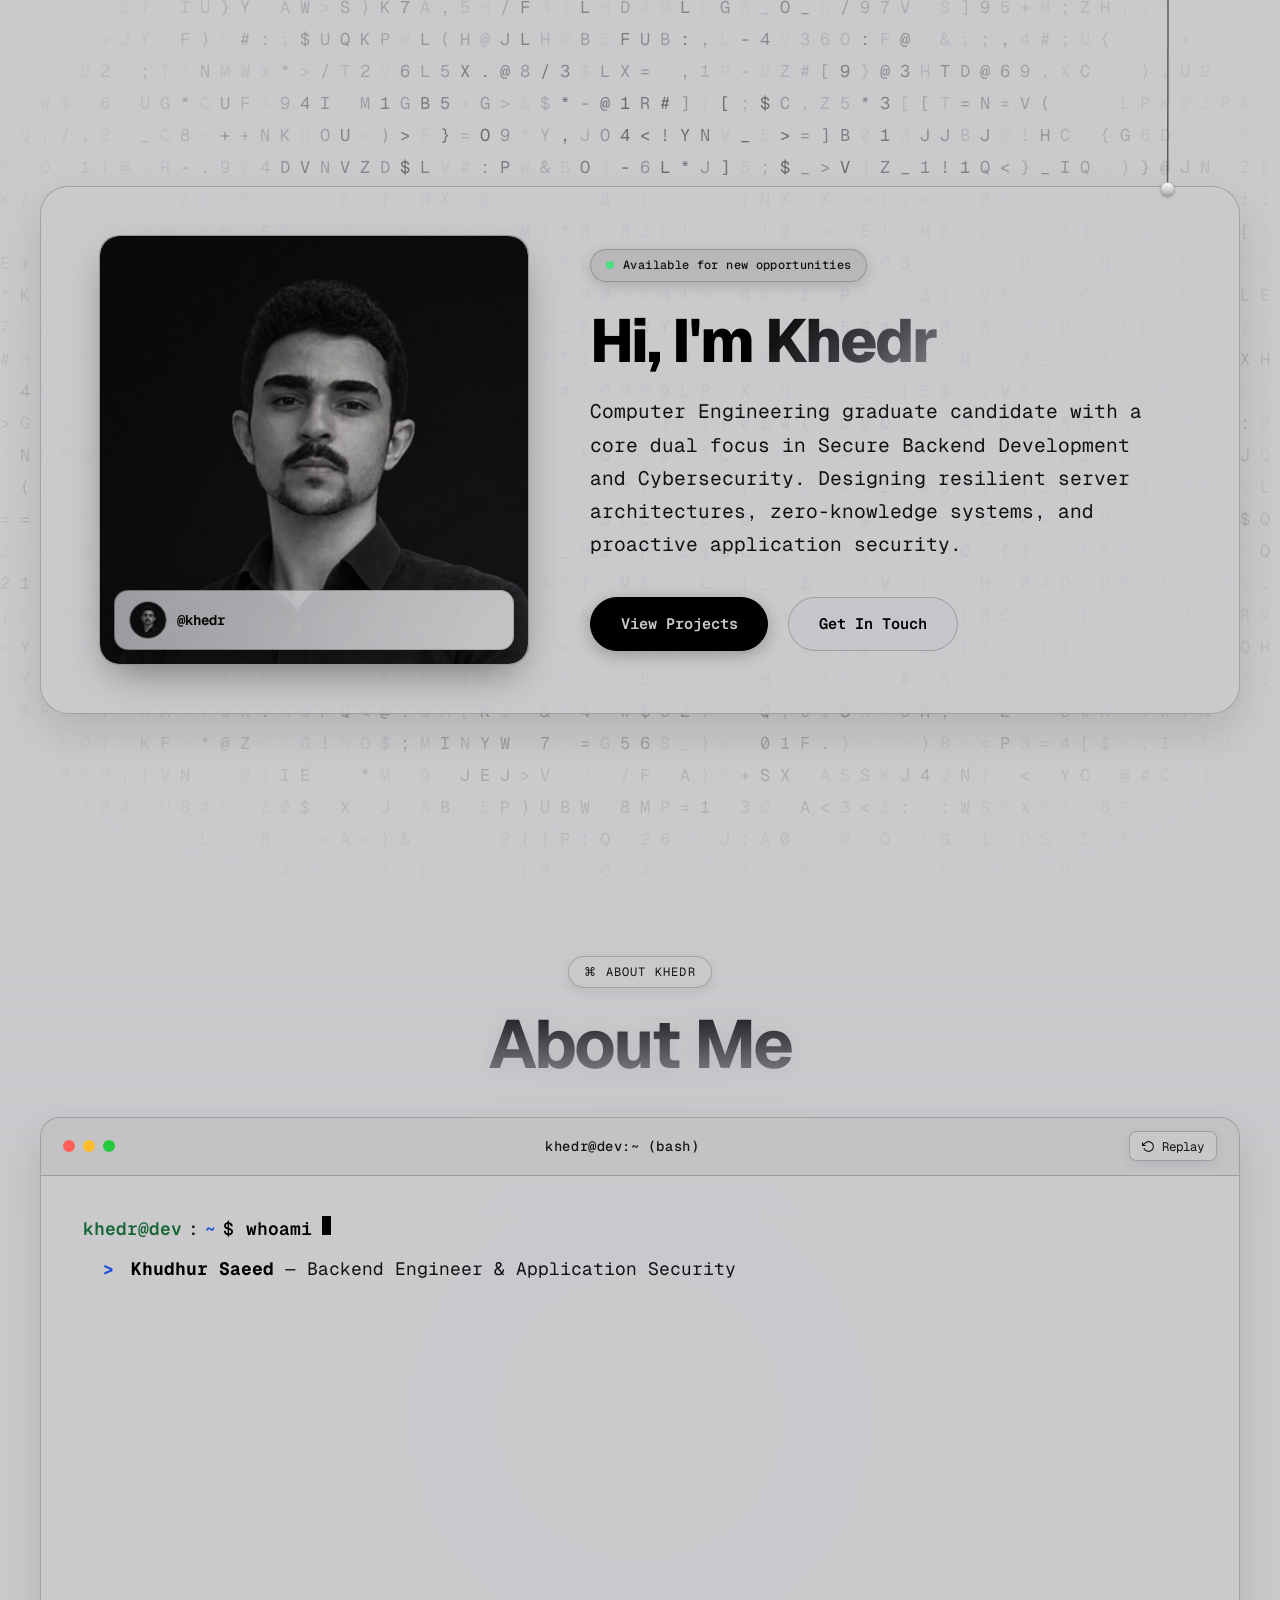
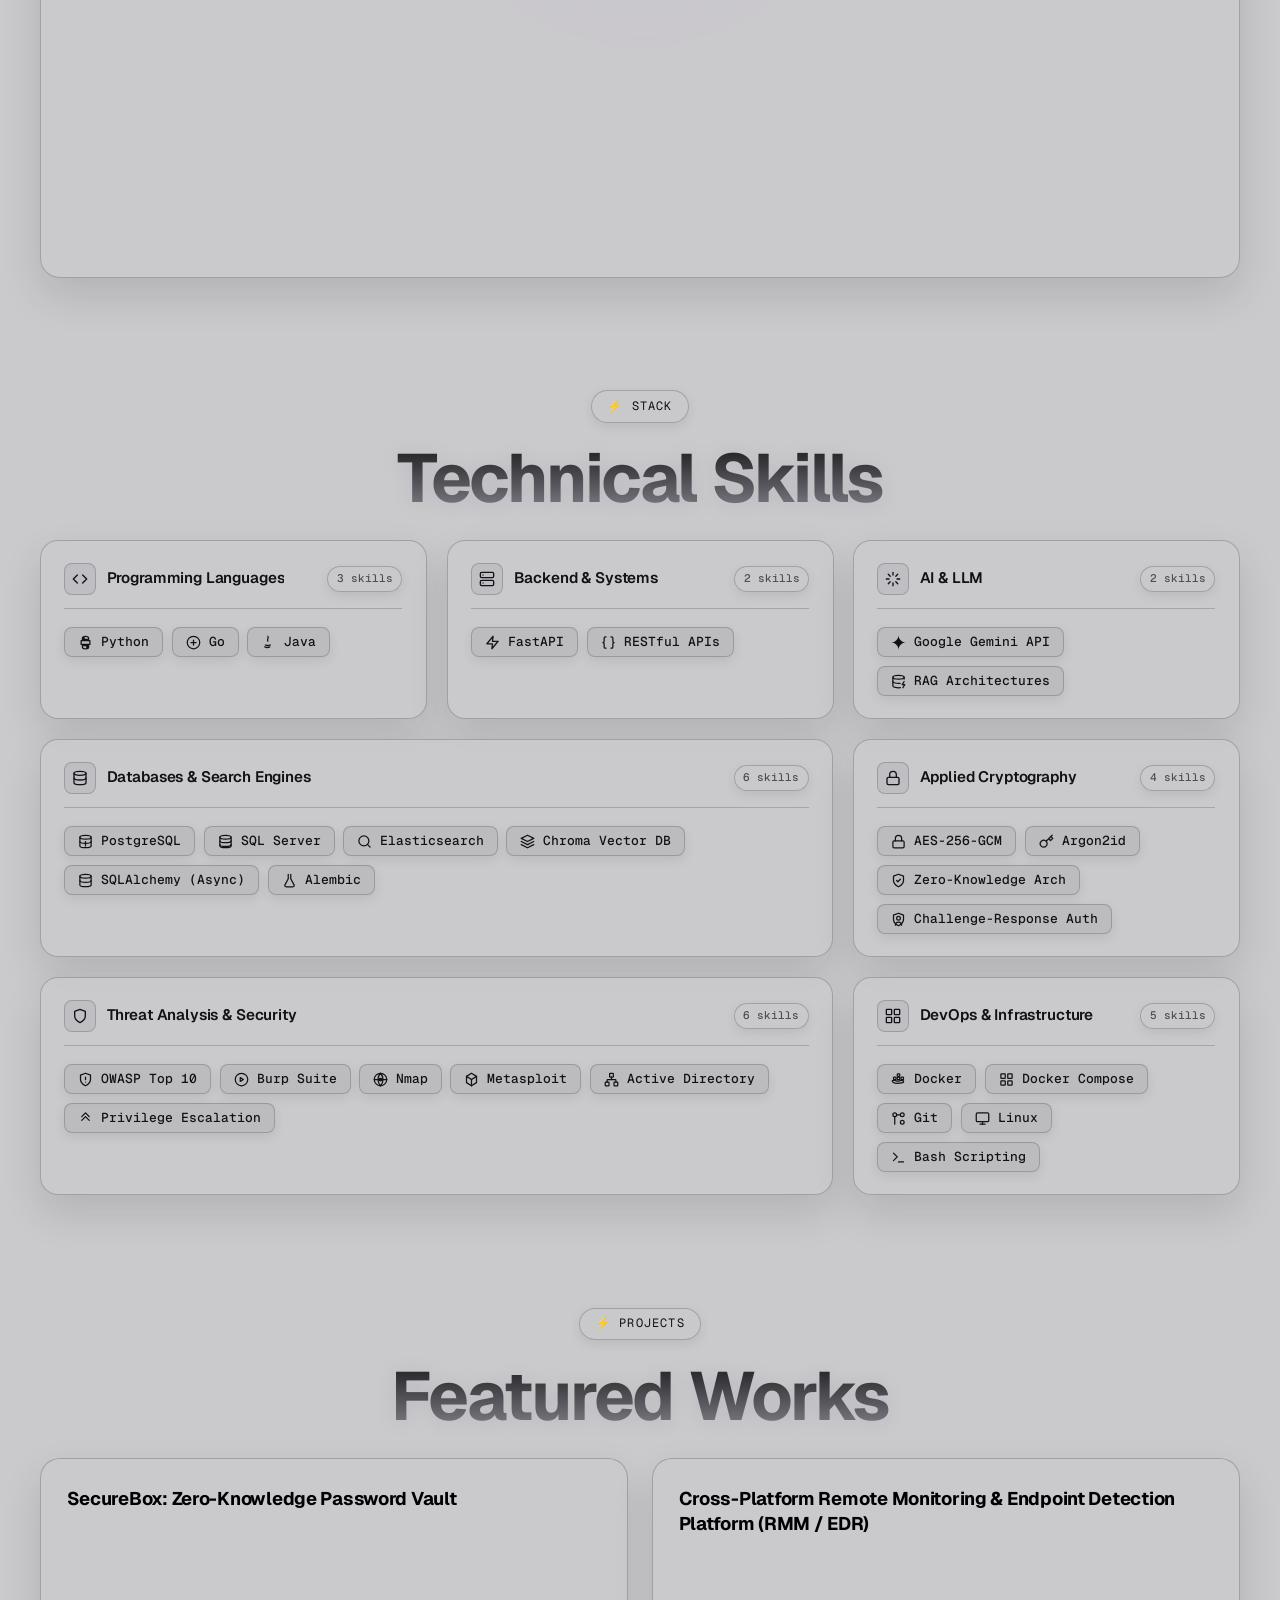
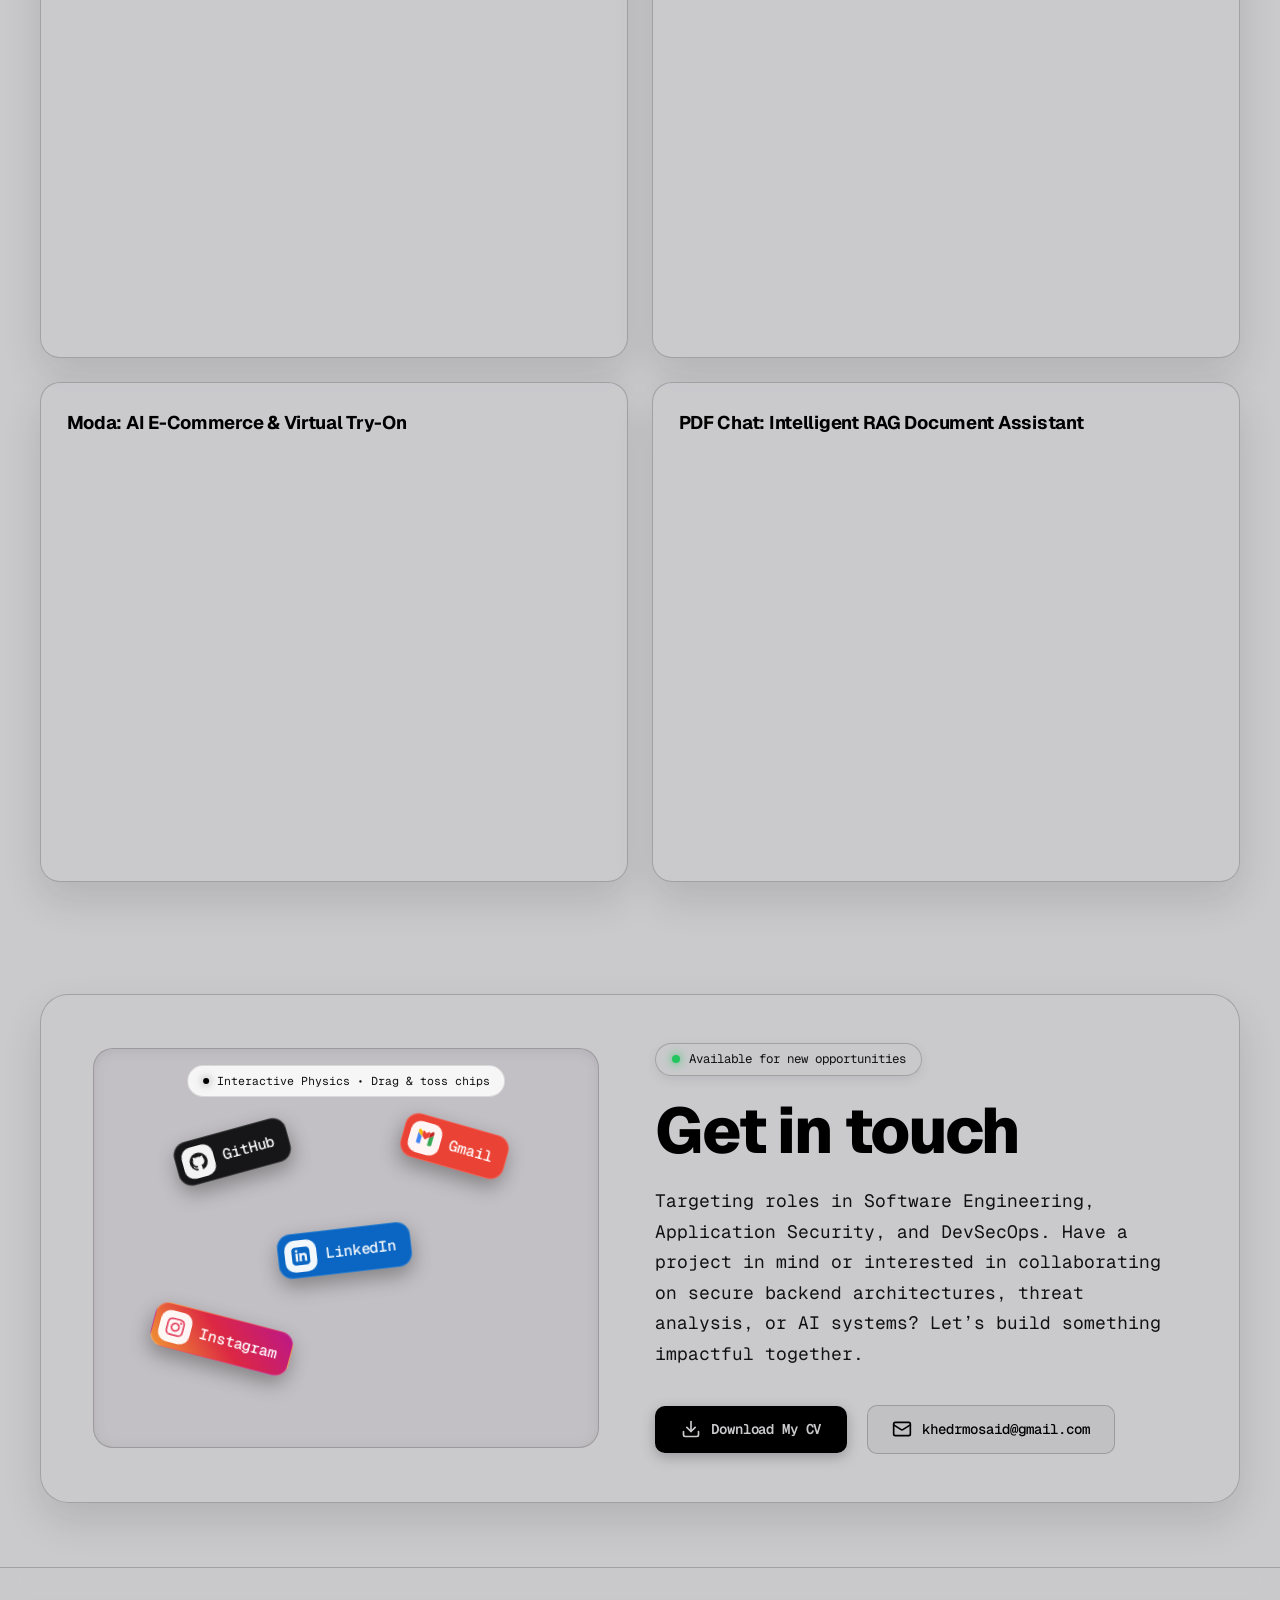
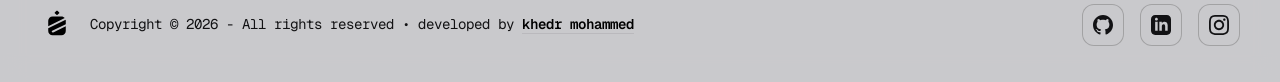
<file: index.html>
<!DOCTYPE html>
<html lang="en">
<head>
  <meta charset="UTF-8">
  <meta name="viewport" content="width=device-width, initial-scale=1.0">
  <title>Khudhur Saeed — Backend Engineer &amp; Application Security</title>
  <meta name="description" content="Computer Engineering graduate candidate with a core dual focus in Secure Backend Development and Cybersecurity. Designing resilient server architectures, zero-knowledge systems, and proactive application security.">
  <link rel="canonical" href="https://khudhur-saeed.github.io/">
  <meta name="theme-color" content="#121214">

  <!-- Open Graph / Social Preview -->
  <meta property="og:type" content="website">
  <meta property="og:url" content="https://khudhur-saeed.github.io/">
  <meta property="og:site_name" content="Khudhur Saeed Portfolio">
  <meta property="og:title" content="Khudhur Saeed — Backend Engineer &amp; Application Security">
  <meta property="og:description" content="Computer Engineering graduate candidate with a core dual focus in Secure Backend Development and Cybersecurity. Designing resilient server architectures, zero-knowledge systems, and proactive application security.">
  <meta property="og:image" content="https://khudhur-saeed.github.io/assets/user_photo.jpg">

  <!-- Twitter / X Card -->
  <meta name="twitter:card" content="summary_large_image">
  <meta name="twitter:title" content="Khudhur Saeed — Backend Engineer &amp; Application Security">
  <meta name="twitter:description" content="Computer Engineering graduate candidate with a core dual focus in Secure Backend Development and Cybersecurity. Designing resilient server architectures, zero-knowledge systems, and proactive application security.">
  <meta name="twitter:image" content="https://khudhur-saeed.github.io/assets/user_photo.jpg">

  <!-- Monochrome Theme Favicon -->
  <link rel="icon" type="image/svg+xml" href="assets/favicon.svg?v=1.0">

  <link rel="preconnect" href="https://fonts.googleapis.com">
  <link rel="preconnect" href="https://fonts.gstatic.com" crossorigin>
  <link href="https://fonts.googleapis.com/css2?family=Geist:wght@100..900&family=Geist+Mono:wght@100..900&display=swap" rel="stylesheet">
  <link rel="stylesheet" href="style.css?v=4.9">
</head>
<body>

  <!-- Scroll Progress Indicator -->
  <div class="scroll-progress-bar" id="scrollProgressBar"></div>



  <!-- =========================================================================
       PullCord Physics-driven Ceiling Rope Switch (Theme Switcher)
       Inspired by mortspace / FeralUI
       ========================================================================= -->
  <div class="pullcord" id="pullcord">
    <div class="pullcord-inner pullcord-inner--drop">
      <svg class="pullcord-svg" viewBox="0 0 64 340" width="64" height="340" aria-hidden="true">
        <defs>
          <linearGradient id="pc-knob" x1="0" y1="0" x2="0" y2="1">
            <stop offset="0%" stop-color="#ffffff" />
            <stop offset="100%" stop-color="#abaaad" />
          </linearGradient>
          <filter id="pc-knob-sh" x="-70%" y="-70%" width="240%" height="240%">
            <feDropShadow dx="0" dy="1.4" stdDeviation="1.5" flood-color="rgba(0,0,0,0.35)" />
          </filter>
        </defs>
        <!-- Dynamic Verlet rope path -->
        <path class="pullcord-path" d="M 32.0 0.0 Q 32.0 11.0 32.0 22.0 L 32.0 176.0" />
        <!-- Knob SVG visual group -->
        <g class="pullcord-knob-group">
          <g filter="url(#pc-knob-sh)">
            <circle cx="32" cy="176" r="6.5" fill="url(#pc-knob)" stroke="rgba(0,0,0,0.15)" stroke-width="0.5" />
          </g>
        </g>
      </svg>
      <!-- Interactive grab & pull knob button for screen readers & touch/mouse interaction -->
      <button type="button" class="pullcord-knob-btn" aria-label="Pull the cord to toggle theme" aria-pressed="false" title="Pull cord to toggle light/dark theme"></button>
    </div>
  </div>

  <!-- =========================================================================
       Main Content Area
       ========================================================================= -->
  <main class="main-content" id="mainContent">
    
    <!-- Hero Section -->
    <section class="hero-section" id="hero">
      
      <!-- LetterGlitch Background (50% Opacity) -->
      <div class="glitch-bg-container" id="glitchBg" aria-hidden="true">
        <canvas class="glitch-bg-canvas" id="glitchCanvas"></canvas>
        <div class="glitch-outer-vignette"></div>
      </div>

      <div class="hero-container">
        
        <!-- Combined Single Hero Element: Intro + Profile -->
        <div class="hero-intro specular-card" id="heroIntro">
          
          <!-- Left: ProfileCard Component with Uploaded Photo -->
          <div class="hero-profile">
            <div class="pc-card-wrapper" id="profileCard">
              <!-- Glow effect following pointer behind the card -->
              <div class="pc-behind"></div>

              <div class="pc-card-shell">
                <section class="pc-card">
                  <div class="pc-inside">
                    
                    <!-- Glass glare reflection -->
                    <div class="pc-glare"></div>

                    <!-- Avatar Image Content (1:1 Ratio Matched to Photo) -->
                    <div class="pc-avatar-content">
                      <img 
                        class="avatar" 
                        src="assets/user_photo.jpg" 
                        alt="Khedr Portrait Photo" 
                        loading="eager"
                        fetchpriority="high"
                        decoding="async"
                      />

                      <!-- Frosted glass user details banner -->
                      <div class="pc-user-info">
                        <div class="pc-user-details">
                          <div class="pc-mini-avatar">
                            <img src="assets/user_photo.jpg" alt="Mini Avatar" loading="lazy" decoding="async" />
                          </div>
                          <div class="pc-user-text">
                            <div class="pc-handle">@khedr</div>
                          </div>
                        </div>
                      </div>
                    </div>

                  </div>
                </section>
              </div>
            </div>
          </div>

          <!-- Right: Name & Welcome Message -->
          <div class="hero-content">
            <div class="hero-badge">
              <span class="status-pulse"></span>
              <span>Available for new opportunities</span>
            </div>

            <h1 class="hero-title">
              Hi, I'm <span class="gradient-text">Khedr</span>
            </h1>

            <p class="hero-welcome">
              Computer Engineering graduate candidate with a core dual focus in Secure Backend Development and Cybersecurity. Designing resilient server architectures, zero-knowledge systems, and proactive application security.
            </p>

            <div class="hero-actions">
              <a href="#projects" class="btn btn-primary">View Projects</a>
              <a href="#contact" class="btn btn-secondary">Get In Touch</a>
            </div>
          </div>

        </div>

      </div>
    </section>

    <!-- =======================================================================
         Post-Hero Sections (with Living Ambient Blurred Background)
         ======================================================================= -->
    <div class="post-hero-wrapper" id="postHeroWrapper">
      <!-- Living Ambient Blurred Background Canvas (Subtle & GPU-Accelerated) -->
      <div class="living-ambient-canvas" aria-hidden="true">
        <canvas id="pixelArcCanvas" class="pixel-arc-canvas"></canvas>
        <div class="ambient-fade-transition"></div>
      </div>

      <!-- =======================================================================
           About Section: Magic UI Interactive Terminal
           ======================================================================= -->
      <section class="about-section" id="about">
      <div class="parallax-container" id="aboutParallax">
        
        <!-- Background Layer: Ambient Glow (static) -->
        <div class="parallax-layer" aria-hidden="true">
          <div class="about-ambient-glow"></div>
        </div>

        <!-- Main Layer: Section Header + Magic UI Terminal -->
        <div class="parallax-layer parallax-main-layer">
          <div class="about-container">
            
            <!-- Section Header -->
            <div class="section-header">
              <div class="section-tag">
                <span class="tag-icon">⌘</span>
                <span>ABOUT KHEDR</span>
              </div>
              <h2 class="section-title">About Me</h2>
            </div>

            <!-- Magic UI Interactive Terminal Window -->
            <div class="terminal-window specular-card" id="terminalWindow">
              
              <!-- Terminal Header Bar with Mac Dots & Quick Actions -->
              <div class="terminal-header">
                <div class="terminal-dots" aria-hidden="true">
                  <span class="dot dot-close"></span>
                  <span class="dot dot-minimize"></span>
                  <span class="dot dot-expand"></span>
                </div>
                <div class="terminal-title">khedr@dev:~ (bash)</div>
                <div class="terminal-actions">
                  <button type="button" class="term-btn" id="termReplayBtn" title="Replay Animation" aria-label="Replay terminal typing animation">
                    <svg width="13" height="13" viewBox="0 0 24 24" fill="none" stroke="currentColor" stroke-width="2"><polyline points="1 4 1 10 7 10"></polyline><path d="M3.51 15a9 9 0 1 0 2.13-9.36L1 10"></path></svg>
                    <span>Replay</span>
                  </button>
                </div>
              </div>

              <!-- Terminal Body Content -->
              <div class="terminal-body" id="terminalBody">
                
                <!-- Command 1: whoami -->
                <div class="terminal-block" id="termBlock1">
                  <div class="terminal-prompt-line">
                    <span class="prompt-user">khedr@dev</span><span class="prompt-sep">:</span><span class="prompt-path">~</span><span class="prompt-dollar">$</span>
                    <span class="typed-command" id="cmdWhoami"></span>
                  </div>
                  <div class="terminal-output" id="outWhoami">
                    <span class="output-prefix">&gt;</span> <span class="highlight-name">Khudhur Saeed</span> — Backend Engineer &amp; Application Security
                  </div>
                </div>

                <!-- Command 2: cat about.txt -->
                <div class="terminal-block term-hidden" id="termBlock2">
                  <div class="terminal-prompt-line">
                    <span class="prompt-user">khedr@dev</span><span class="prompt-sep">:</span><span class="prompt-path">~</span><span class="prompt-dollar">$</span>
                    <span class="typed-command" id="cmdCat"></span>
                  </div>
                  <div class="terminal-output terminal-bio-text" id="outCat">
                    <p>
                      Computer Engineering graduate (Cumhuriyet University, GPA 3.26) with a core dual focus on 
                      <span class="term-keyword">Backend Development</span> and <span class="term-keyword">Cybersecurity &amp; PenTesting</span>. 
                      Experience gained through an intensive 15-week internship at <span class="term-highlight">SETA Software Technologies</span>, conducting web security audits (<span class="term-highlight">OWASP Top 10</span>, IDOR, SQLi, XSS), 
                      network reconnaissance via <span class="term-code">Nmap</span>, exploitation with <span class="term-code">Metasploit</span>, Active Directory lateral movement, and Windows/Linux privilege escalation.
                    </p>
                    <p>
                      Proficient in engineering secure, scalable backend architectures with 
                      <span class="term-keyword">Python, Go (Golang), FastAPI, PostgreSQL, and Docker</span>, with deep practical experience in 
                      <span class="term-highlight">Zero-Knowledge architectures</span>, authenticated cryptography (<span class="term-code">AES-256-GCM, Argon2id</span>), 
                      and AI/RAG integrations with <span class="term-code">Google Gemini &amp; Chroma</span>. Targeting roles in Software Engineering, Application Security, and DevSecOps.
                    </p>
                  </div>
                </div>

                <!-- Command 3: echo $PASSION -->
                <div class="terminal-block term-hidden" id="termBlock3">
                  <div class="terminal-prompt-line">
                    <span class="prompt-user">khedr@dev</span><span class="prompt-sep">:</span><span class="prompt-path">~</span><span class="prompt-dollar">$</span>
                    <span class="typed-command" id="cmdEcho"></span>
                  </div>
                  <div class="terminal-output terminal-passion" id="outEcho">
                    <span class="output-prefix">&gt;</span> <span class="passion-quote">"Designing resilient server architectures and building systems that are secure by default."</span>
                  </div>
                </div>

                <!-- Active prompt with blinking cursor -->
                <div class="terminal-prompt-line term-active-prompt term-hidden" id="termActivePrompt">
                  <span class="prompt-user">khedr@dev</span><span class="prompt-sep">:</span><span class="prompt-path">~</span><span class="prompt-dollar">$</span>
                  <span class="term-cursor" aria-hidden="true"></span>
                </div>

              </div>
            </div>

          </div>
        </div>

      </div>
    </section>

    <!-- =======================================================================
         Technical Skills Section
         ======================================================================= -->
    <section class="skills-section" id="skills">

      <div class="skills-container">
        
        <!-- Section Header -->
        <div class="section-header">
          <div class="section-tag">
            <span class="tag-icon">⚡</span>
            <span>STACK</span>
          </div>
          <h2 class="section-title">Technical Skills</h2>
        </div>

        <!-- Modern Interactive Stack Component (Bento Grid) -->
        <div class="stack-interactive-container" id="stackInteractiveContainer">
          
          <!-- Skills Bento Grid Architecture -->
          <div class="skills-bento-grid" id="skillsBentoGrid">
            
            <!-- Category 1: Languages -->
            <div class="skill-category-card specular-card" data-category="languages">
              <div class="bento-card-header">
                <div class="bento-cat-info">
                  <span class="bento-cat-icon">
                    <svg width="16" height="16" viewBox="0 0 24 24" fill="none" stroke="currentColor" stroke-width="2" stroke-linecap="round" stroke-linejoin="round"><polyline points="16 18 22 12 16 6"/><polyline points="8 6 2 12 8 18"/></svg>
                  </span>
                  <h3 class="bento-cat-title">Programming Languages</h3>
                </div>
                <span class="bento-cat-badge">3 skills</span>
              </div>
              <div class="bento-chips-wrap">
                <span data-category="languages" class="stack-chip">
                  <svg width="15" height="15" viewBox="0 0 24 24" fill="none" stroke="currentColor" stroke-width="2" stroke-linecap="round" stroke-linejoin="round"><path d="M12 2c5 0 5 3 5 3v2H7V5s0-3 5-3z"/><path d="M12 22c-5 0-5-3-5-3v-2h10v2s0 3-5 3z"/><path d="M5 9h14v6H5z"/><circle cx="9" cy="5" r="1" fill="currentColor"/><circle cx="15" cy="19" r="1" fill="currentColor"/></svg>
                  Python
                </span>
                <span data-category="languages" class="stack-chip">
                  <svg width="15" height="15" viewBox="0 0 24 24" fill="none" stroke="currentColor" stroke-width="2" stroke-linecap="round" stroke-linejoin="round"><circle cx="12" cy="12" r="10"/><path d="M8 12h8"/><path d="M12 8v8"/></svg>
                  Go
                </span>
                <span data-category="languages" class="stack-chip">
                  <svg width="15" height="15" viewBox="0 0 24 24" fill="none" stroke="currentColor" stroke-width="2" stroke-linecap="round" stroke-linejoin="round"><path d="M6 19c2 1 6 1 8 0"/><path d="M7 16c2.5 1 5.5 1 8 0"/><path d="M11 2c2 3-2 5 0 8"/></svg>
                  Java
                </span>
              </div>
            </div>

            <!-- Category 2: Backend & Systems -->
            <div class="skill-category-card specular-card" data-category="backend">
              <div class="bento-card-header">
                <div class="bento-cat-info">
                  <span class="bento-cat-icon">
                    <svg width="16" height="16" viewBox="0 0 24 24" fill="none" stroke="currentColor" stroke-width="2" stroke-linecap="round" stroke-linejoin="round"><rect width="20" height="8" x="2" y="2" rx="2"/><rect width="20" height="8" x="2" y="14" rx="2"/><line x1="6" x2="6.01" y1="6" y2="6"/><line x1="6" x2="6.01" y1="18" y2="18"/></svg>
                  </span>
                  <h3 class="bento-cat-title">Backend &amp; Systems</h3>
                </div>
                <span class="bento-cat-badge">2 skills</span>
              </div>
              <div class="bento-chips-wrap">
                <span data-category="backend" class="stack-chip">
                  <svg width="15" height="15" viewBox="0 0 24 24" fill="none" stroke="currentColor" stroke-width="2" stroke-linecap="round" stroke-linejoin="round"><polygon points="13 2 3 14 12 14 11 22 21 10 12 10 13 2"/></svg>
                  FastAPI
                </span>
                <span data-category="backend" class="stack-chip">
                  <svg width="15" height="15" viewBox="0 0 24 24" fill="none" stroke="currentColor" stroke-width="2" stroke-linecap="round" stroke-linejoin="round"><path d="M8 3H7a2 2 0 0 0-2 2v5a2 2 0 0 1-2 2a2 2 0 0 1 2 2v5c0 1.1.9 2 2 2h1m8 0h1a2 2 0 0 0 2-2v-5c0-1.1.9-2 2-2a2 2 0 0 1-2-2V5a2 2 0 0 0-2-2h-1"/></svg>
                  RESTful APIs
                </span>
              </div>
            </div>

            <!-- Category 3: AI & LLM -->
            <div class="skill-category-card specular-card" data-category="ai">
              <div class="bento-card-header">
                <div class="bento-cat-info">
                  <span class="bento-cat-icon">
                    <svg width="16" height="16" viewBox="0 0 24 24" fill="none" stroke="currentColor" stroke-width="2" stroke-linecap="round" stroke-linejoin="round"><path d="M12 2v4m0 12v4M4.93 4.93l2.83 2.83m8.48 8.48l2.83 2.83M2 12h4m12 0h4M4.93 19.07l2.83-2.83m8.48-8.48l2.83-2.83"/></svg>
                  </span>
                  <h3 class="bento-cat-title">AI &amp; LLM</h3>
                </div>
                <span class="bento-cat-badge">2 skills</span>
              </div>
              <div class="bento-chips-wrap">
                <span data-category="ai" class="stack-chip">
                  <svg width="15" height="15" viewBox="0 0 24 24" fill="currentColor"><path d="M11.04 19.32Q12 21.51 12 24q0-2.49.93-4.68q.96-2.19 2.58-3.81t3.81-2.55Q21.51 12 24 12q-2.49 0-4.68-.93a12.3 12.3 0 0 1-3.81-2.58a12.3 12.3 0 0 1-2.58-3.81Q12 2.49 12 0q0 2.49-.96 4.68q-.93 2.19-2.55 3.81a12.3 12.3 0 0 1-3.81 2.58Q2.49 12 0 12q2.49 0 4.68.96q2.19.93 3.81 2.55t2.55 3.81"/></svg>
                  Google Gemini API
                </span>
                <span data-category="ai" class="stack-chip">
                  <svg width="15" height="15" viewBox="0 0 24 24" fill="none" stroke="currentColor" stroke-width="2" stroke-linecap="round" stroke-linejoin="round"><ellipse cx="12" cy="5" rx="9" ry="3"/><path d="M3 5v14a9 3 0 0 0 12 2.84M21 5v3m0 4l-3 5h4l-3 5"/><path d="M3 12a9 3 0 0 0 11.59 2.87"/></svg>
                  RAG Architectures
                </span>
              </div>
            </div>

            <!-- Category 4: Databases & Search (Bento Wide 2 Cols) -->
            <div class="skill-category-card specular-card" data-category="databases">
              <div class="bento-card-header">
                <div class="bento-cat-info">
                  <span class="bento-cat-icon">
                    <svg width="16" height="16" viewBox="0 0 24 24" fill="none" stroke="currentColor" stroke-width="2" stroke-linecap="round" stroke-linejoin="round"><ellipse cx="12" cy="5" rx="9" ry="3"/><path d="M3 5v14a9 3 0 0 0 18 0V5"/><path d="M3 12a9 3 0 0 0 18 0"/></svg>
                  </span>
                  <h3 class="bento-cat-title">Databases &amp; Search Engines</h3>
                </div>
                <span class="bento-cat-badge">6 skills</span>
              </div>
              <div class="bento-chips-wrap">
                <span data-category="databases" class="stack-chip">
                  <svg width="15" height="15" viewBox="0 0 24 24" fill="none" stroke="currentColor" stroke-width="2" stroke-linecap="round" stroke-linejoin="round"><ellipse cx="12" cy="5" rx="9" ry="3"/><path d="M3 5v14a9 3 0 0 0 18 0V5"/><path d="M3 12a9 3 0 0 0 18 0"/><path d="M12 12v7"/></svg>
                  PostgreSQL
                </span>
                <span data-category="databases" class="stack-chip">
                  <svg width="15" height="15" viewBox="0 0 24 24" fill="none" stroke="currentColor" stroke-width="2" stroke-linecap="round" stroke-linejoin="round"><ellipse cx="12" cy="5" rx="9" ry="3"/><path d="M3 5v6a9 3 0 0 0 18 0V5"/><path d="M3 11v6a9 3 0 0 0 18 0v-6"/><path d="M3 17v2a9 3 0 0 0 18 0v-2"/></svg>
                  SQL Server
                </span>
                <span data-category="databases" class="stack-chip">
                  <svg width="15" height="15" viewBox="0 0 24 24" fill="none" stroke="currentColor" stroke-width="2" stroke-linecap="round" stroke-linejoin="round"><circle cx="11" cy="11" r="8"/><line x1="21" y1="21" x2="16.65" y2="16.65"/></svg>
                  Elasticsearch
                </span>
                <span data-category="databases" class="stack-chip">
                  <svg width="15" height="15" viewBox="0 0 24 24" fill="none" stroke="currentColor" stroke-width="2" stroke-linecap="round" stroke-linejoin="round"><path d="M12 2L2 7l10 5 10-5-10-5zM2 17l10 5 10-5M2 12l10 5 10-5"/></svg>
                  Chroma Vector DB
                </span>
                <span data-category="databases" class="stack-chip">
                  <svg width="15" height="15" viewBox="0 0 24 24" fill="none" stroke="currentColor" stroke-width="2" stroke-linecap="round" stroke-linejoin="round"><ellipse cx="12" cy="5" rx="9" ry="3"/><path d="M3 5v14a9 3 0 0 0 18 0V5"/><path d="M3 12a9 3 0 0 0 18 0"/></svg>
                  SQLAlchemy (Async)
                </span>
                <span data-category="databases" class="stack-chip">
                  <svg width="15" height="15" viewBox="0 0 24 24" fill="none" stroke="currentColor" stroke-width="2" stroke-linecap="round" stroke-linejoin="round"><path d="M10 2v7.31L4.54 19.34A2 2 0 0 0 6.27 22h11.46a2 2 0 0 0 1.73-2.66L14 9.31V2"/></svg>
                  Alembic
                </span>
              </div>
            </div>

            <!-- Category 5: Cryptography & Security -->
            <div class="skill-category-card specular-card" data-category="crypto">
              <div class="bento-card-header">
                <div class="bento-cat-info">
                  <span class="bento-cat-icon">
                    <svg width="16" height="16" viewBox="0 0 24 24" fill="none" stroke="currentColor" stroke-width="2" stroke-linecap="round" stroke-linejoin="round"><rect width="18" height="11" x="3" y="11" rx="2" ry="2"/><path d="M7 11V7a5 5 0 0 1 10 0v4"/></svg>
                  </span>
                  <h3 class="bento-cat-title">Applied Cryptography</h3>
                </div>
                <span class="bento-cat-badge">4 skills</span>
              </div>
              <div class="bento-chips-wrap">
                <span data-category="crypto" class="stack-chip">
                  <svg width="15" height="15" viewBox="0 0 24 24" fill="none" stroke="currentColor" stroke-width="2" stroke-linecap="round" stroke-linejoin="round"><rect width="18" height="11" x="3" y="11" rx="2" ry="2"/><path d="M7 11V7a5 5 0 0 1 10 0v4"/></svg>
                  AES-256-GCM
                </span>
                <span data-category="crypto" class="stack-chip">
                  <svg width="15" height="15" viewBox="0 0 24 24" fill="none" stroke="currentColor" stroke-width="2" stroke-linecap="round" stroke-linejoin="round"><path d="m21 2-2 2m-7.61 7.61a5.5 5.5 0 1 1-7.778 7.778 5.5 5.5 0 0 1 7.777-7.777zm0 0L15.5 7.5m0 0 3 3L22 7l-3-3m-3.5 3.5L19 4"/></svg>
                  Argon2id
                </span>
                <span data-category="crypto" class="stack-chip">
                  <svg width="15" height="15" viewBox="0 0 24 24" fill="none" stroke="currentColor" stroke-width="2" stroke-linecap="round" stroke-linejoin="round"><path d="M12 22s8-4 8-10V5l-8-3-8 3v7c0 6 8 10 8 10z"/><path d="m9 12 2 2 4-4"/></svg>
                  Zero-Knowledge Arch
                </span>
                <span data-category="crypto" class="stack-chip" title="Anti-Enumeration & Challenge-Response Auth">
                  <svg width="15" height="15" viewBox="0 0 24 24" fill="none" stroke="currentColor" stroke-width="2" stroke-linecap="round" stroke-linejoin="round"><path d="M12 22s8-4 8-10V5l-8-3-8 3v7c0 6 8 10 8 10z"/><circle cx="12" cy="10" r="3"/><path d="M7 21a5 5 0 0 1 10 0"/></svg>
                  Challenge-Response Auth
                </span>
              </div>
            </div>

            <!-- Category 6: Threat Analysis (Bento Wide 2 Cols) -->
            <div class="skill-category-card specular-card" data-category="cybersecurity">
              <div class="bento-card-header">
                <div class="bento-cat-info">
                  <span class="bento-cat-icon">
                    <svg width="16" height="16" viewBox="0 0 24 24" fill="none" stroke="currentColor" stroke-width="2" stroke-linecap="round" stroke-linejoin="round"><path d="M12 22s8-4 8-10V5l-8-3-8 3v7c0 6 8 10 8 10z"/></svg>
                  </span>
                  <h3 class="bento-cat-title">Threat Analysis &amp; Security</h3>
                </div>
                <span class="bento-cat-badge">6 skills</span>
              </div>
              <div class="bento-chips-wrap">
                <span data-category="cybersecurity" class="stack-chip">
                  <svg width="15" height="15" viewBox="0 0 24 24" fill="none" stroke="currentColor" stroke-width="2" stroke-linecap="round" stroke-linejoin="round"><path d="M12 22s8-4 8-10V5l-8-3-8 3v7c0 6 8 10 8 10z"/><line x1="12" y1="8" x2="12" y2="12"/><line x1="12" y1="16" x2="12.01" y2="16"/></svg>
                  OWASP Top 10
                </span>
                <span data-category="cybersecurity" class="stack-chip">
                  <svg width="15" height="15" viewBox="0 0 24 24" fill="none" stroke="currentColor" stroke-width="2" stroke-linecap="round" stroke-linejoin="round"><circle cx="12" cy="12" r="10"/><path d="m10 15 5-3-5-3v6Z"/></svg>
                  Burp Suite
                </span>
                <span data-category="cybersecurity" class="stack-chip">
                  <svg width="15" height="15" viewBox="0 0 24 24" fill="none" stroke="currentColor" stroke-width="2" stroke-linecap="round" stroke-linejoin="round"><circle cx="12" cy="12" r="10"/><path d="M12 2a14.5 14.5 0 0 0 0 20 14.5 14.5 0 0 0 0-20"/><path d="M2 12h20"/><circle cx="12" cy="12" r="2" fill="currentColor"/></svg>
                  Nmap
                </span>
                <span data-category="cybersecurity" class="stack-chip">
                  <svg width="15" height="15" viewBox="0 0 24 24" fill="none" stroke="currentColor" stroke-width="2" stroke-linecap="round" stroke-linejoin="round"><path d="m12 2l8 5v10l-8 5-8-5V7l8-5z"/><path d="M12 22V12"/><path d="m20 7-8 5-8-5"/></svg>
                  Metasploit
                </span>
                <span data-category="cybersecurity" class="stack-chip">
                  <svg width="15" height="15" viewBox="0 0 24 24" fill="none" stroke="currentColor" stroke-width="2" stroke-linecap="round" stroke-linejoin="round"><rect width="6" height="6" x="9" y="2" rx="1"/><rect width="6" height="6" x="2" y="16" rx="1"/><rect width="6" height="6" x="16" y="16" rx="1"/><path d="M5 16v-3a1 1 0 0 1 1-1h12a1 1 0 0 1 1 1v3"/><path d="M12 8v4"/></svg>
                  Active Directory
                </span>
                <span data-category="cybersecurity" class="stack-chip">
                  <svg width="15" height="15" viewBox="0 0 24 24" fill="none" stroke="currentColor" stroke-width="2" stroke-linecap="round" stroke-linejoin="round"><polyline points="18 15 12 9 6 15"/><polyline points="18 9 12 3 6 9"/></svg>
                  Privilege Escalation
                </span>
              </div>
            </div>

            <!-- Category 7: DevOps & Tools -->
            <div class="skill-category-card specular-card" data-category="devops">
              <div class="bento-card-header">
                <div class="bento-cat-info">
                  <span class="bento-cat-icon">
                    <svg width="16" height="16" viewBox="0 0 24 24" fill="none" stroke="currentColor" stroke-width="2" stroke-linecap="round" stroke-linejoin="round"><rect width="8" height="8" x="2" y="2" rx="1"/><rect width="8" height="8" x="14" y="2" rx="1"/><rect width="8" height="8" x="14" y="14" rx="1"/><rect width="8" height="8" x="2" y="14" rx="1"/></svg>
                  </span>
                  <h3 class="bento-cat-title">DevOps &amp; Infrastructure</h3>
                </div>
                <span class="bento-cat-badge">5 skills</span>
              </div>
              <div class="bento-chips-wrap">
                <span data-category="devops" class="stack-chip">
                  <svg width="15" height="15" viewBox="0 0 24 24" fill="none" stroke="currentColor" stroke-width="2" stroke-linecap="round" stroke-linejoin="round"><rect width="4" height="4" x="4" y="8" rx="1"/><rect width="4" height="4" x="10" y="8" rx="1"/><rect width="4" height="4" x="16" y="8" rx="1"/><rect width="4" height="4" x="10" y="3" rx="1"/><path d="M2 14c2-1 4-1 6 0s4 1 6 0 4-1 6 0v2c-2 2-6 2-10 2s-8 0-8-4z"/></svg>
                  Docker
                </span>
                <span data-category="devops" class="stack-chip">
                  <svg width="15" height="15" viewBox="0 0 24 24" fill="none" stroke="currentColor" stroke-width="2" stroke-linecap="round" stroke-linejoin="round"><rect width="7" height="7" x="3" y="3" rx="1"/><rect width="7" height="7" x="14" y="3" rx="1"/><rect width="7" height="7" x="14" y="14" rx="1"/><rect width="7" height="7" x="3" y="14" rx="1"/></svg>
                  Docker Compose
                </span>
                <span data-category="devops" class="stack-chip">
                  <svg width="15" height="15" viewBox="0 0 24 24" fill="none" stroke="currentColor" stroke-width="2" stroke-linecap="round" stroke-linejoin="round"><circle cx="18" cy="18" r="3"/><circle cx="6" cy="6" r="3"/><circle cx="18" cy="6" r="3"/><path d="M6 9v12"/><path d="M9 6h6"/></svg>
                  Git
                </span>
                <span data-category="devops" class="stack-chip">
                  <svg width="15" height="15" viewBox="0 0 24 24" fill="none" stroke="currentColor" stroke-width="2" stroke-linecap="round" stroke-linejoin="round"><rect width="20" height="14" x="2" y="3" rx="2"/><line x1="8" y1="21" x2="16" y2="21"/><line x1="12" y1="17" x2="12" y2="21"/></svg>
                  Linux
                </span>
                <span data-category="devops" class="stack-chip">
                  <svg width="15" height="15" viewBox="0 0 24 24" fill="none" stroke="currentColor" stroke-width="2" stroke-linecap="round" stroke-linejoin="round"><polyline points="4 17 10 11 4 5"/><line x1="12" y1="19" x2="20" y2="19"/></svg>
                  Bash Scripting
                </span>
              </div>
            </div>

          </div>
        </div>
      </div>
    </section>

    <!-- =======================================================================
         Featured Projects Section (Stepped Timeline Feature Style)
         ======================================================================= -->
    <section class="projects-section" id="projects">

      <div class="container projects-container">
        <!-- Section Header -->
        <div class="section-header">
          <div class="section-tag">
            <span class="tag-icon">⚡</span>
            <span>PROJECTS</span>
          </div>
          <h2 class="section-title">Featured Works</h2>
        </div>

        <!-- Projects Showcase Grid -->
        <div class="projects-grid" id="projectsTimeline">
          
          <!-- Card 1: SecureBox -->
          <div class="project-step-content specular-card" tabindex="0">
            <h3 class="project-item-title">SecureBox: Zero-Knowledge Password Vault</h3>
            
            <!-- Cross-Fade Deck: Figure (Default) ⇄ Details (Hover) -->
            <div class="project-card-deck">
              <div class="project-figure-layer figure-cyan" id="figure-securebox" aria-hidden="true"></div>
              <div class="project-details-layer">
                <div class="project-tags-top">
                  <span class="project-badge badge-cyan">Applied Cryptography</span>
                  <span class="project-badge badge-ghost">Zero-Knowledge</span>
                </div>
                <p class="project-item-desc">
                  End-to-end zero-knowledge password manager and vault powered by FastAPI and PostgreSQL. Implements Argon2id split-key derivation, authenticated AES-256-GCM encryption with cryptographic UUID Associated Data binding, challenge-response auth, and anti-enumeration defense.
                </p>
                <div class="project-chips-wrap">
                  <div class="floating-chip"><span class="chip-dot"></span><code>FastAPI</code></div>
                  <div class="floating-chip"><span class="chip-dot"></span><code>PostgreSQL</code></div>
                  <div class="floating-chip"><span class="chip-dot"></span><code>Argon2id</code></div>
                  <div class="floating-chip"><span class="chip-dot"></span><code>AES-256-GCM</code></div>
                  <div class="floating-chip"><span class="chip-dot"></span><code>Docker</code></div>
                </div>
                <div class="project-action-wrap">
                  <a href="https://github.com/khudhur-saeed/SecureBox" target="_blank" rel="noopener noreferrer" class="project-action-link" aria-label="View SecureBox on GitHub">
                    <span>View on GitHub</span>
                    <svg xmlns="http://www.w3.org/2000/svg" width="16" height="16" viewBox="0 0 24 24" fill="none" stroke="currentColor" stroke-width="2" stroke-linecap="round" stroke-linejoin="round" class="action-icon-arrow"><path d="M5 12h14"></path><path d="m12 5 7 7-7 7"></path></svg>
                  </a>
                </div>
              </div>
            </div>
          </div>

          <!-- Card 2: Cross-Platform RMM & Endpoint Detection Platform (EDR) -->
          <div class="project-step-content specular-card" tabindex="0">
            <h3 class="project-item-title">Cross-Platform Remote Monitoring &amp; Endpoint Detection Platform (RMM / EDR)</h3>
            
            <!-- Cross-Fade Deck: Figure (Default) ⇄ Details (Hover) -->
            <div class="project-card-deck">
              <div class="project-figure-layer figure-cyan" id="figure-rmm-edr" aria-hidden="true"></div>
              <div class="project-details-layer">
                <div class="project-tags-top">
                  <span class="project-badge badge-cyan">Endpoint Security &amp; C2</span>
                  <span class="project-badge badge-ghost">RMM / EDR</span>
                </div>
                <p class="project-item-desc">
                  Low-footprint Go agent for Linux &amp; Windows with native syscall telemetry, authenticated TLS WebSocket C2 with Redis state sync, Ed25519-signed remote task execution, SHA-256 File Integrity Monitoring (FIM), OS security log streaming, and an interactive PTY/ConPTY web terminal powered by FastAPI, PostgreSQL, and React.
                </p>
                <div class="project-chips-wrap">
                  <div class="floating-chip"><span class="chip-dot"></span><code>Go (Golang)</code></div>
                  <div class="floating-chip"><span class="chip-dot"></span><code>FastAPI</code></div>
                  <div class="floating-chip"><span class="chip-dot"></span><code>React</code></div>
                  <div class="floating-chip"><span class="chip-dot"></span><code>WebSockets</code></div>
                  <div class="floating-chip"><span class="chip-dot"></span><code>PostgreSQL</code></div>
                  <div class="floating-chip"><span class="chip-dot"></span><code>Redis</code></div>
                  <div class="floating-chip"><span class="chip-dot"></span><code>Docker</code></div>
                  <div class="floating-chip"><span class="chip-dot"></span><code>Ed25519 &amp; SHA-256</code></div>
                </div>
                <div class="project-action-wrap">
                  <a href="https://github.com/khudhur-saeed" target="_blank" rel="noopener noreferrer" class="project-action-link" aria-label="View RMM &amp; EDR Platform on GitHub">
                    <span>View on GitHub</span>
                    <svg xmlns="http://www.w3.org/2000/svg" width="16" height="16" viewBox="0 0 24 24" fill="none" stroke="currentColor" stroke-width="2" stroke-linecap="round" stroke-linejoin="round" class="action-icon-arrow"><path d="M5 12h14"></path><path d="m12 5 7 7-7 7"></path></svg>
                  </a>
                </div>
              </div>
            </div>
          </div>

          <!-- Card 2: Moda AI Clothing Store -->
          <div class="project-step-content specular-card" tabindex="0">
            <h3 class="project-item-title">Moda: AI E-Commerce &amp; Virtual Try-On</h3>
            
            <!-- Cross-Fade Deck: Figure (Default) ⇄ Details (Hover) -->
            <div class="project-card-deck">
              <div class="project-figure-layer figure-purple" id="figure-moda" aria-hidden="true"></div>
              <div class="project-details-layer">
                <div class="project-tags-top">
                  <span class="project-badge badge-purple">Full-Stack &amp; AI</span>
                  <span class="project-badge badge-ghost">Virtual Try-On</span>
                </div>
                <p class="project-item-desc">
                  Full-stack intelligent fashion retail platform engineered with FastAPI and React 18 + Vite. Deeply integrates Google Gemini AI for conversational styling assistance and photo-based virtual try-on, coupled with high-speed sub-80ms semantic product search powered by Elasticsearch.
                </p>
                <div class="project-chips-wrap">
                  <div class="floating-chip"><span class="chip-dot"></span><code>FastAPI</code></div>
                  <div class="floating-chip"><span class="chip-dot"></span><code>React 18</code></div>
                  <div class="floating-chip"><span class="chip-dot"></span><code>Gemini AI</code></div>
                  <div class="floating-chip"><span class="chip-dot"></span><code>Elasticsearch</code></div>
                  <div class="floating-chip"><span class="chip-dot"></span><code>PostgreSQL</code></div>
                </div>
                <div class="project-action-wrap">
                  <a href="https://github.com/khudhur-saeed/-clothing_store_V2_AI" target="_blank" rel="noopener noreferrer" class="project-action-link" aria-label="View Moda on GitHub">
                    <span>View on GitHub</span>
                    <svg xmlns="http://www.w3.org/2000/svg" width="16" height="16" viewBox="0 0 24 24" fill="none" stroke="currentColor" stroke-width="2" stroke-linecap="round" stroke-linejoin="round" class="action-icon-arrow"><path d="M5 12h14"></path><path d="m12 5 7 7-7 7"></path></svg>
                  </a>
                </div>
              </div>
            </div>
          </div>

          <!-- Card 3: PDF Chat -->
          <div class="project-step-content specular-card" tabindex="0">
            <h3 class="project-item-title">PDF Chat: Intelligent RAG Document Assistant</h3>
            
            <!-- Cross-Fade Deck: Figure (Default) ⇄ Details (Hover) -->
            <div class="project-card-deck">
              <div class="project-figure-layer figure-emerald" id="figure-pdfchat" aria-hidden="true"></div>
              <div class="project-details-layer">
                <div class="project-tags-top">
                  <span class="project-badge badge-emerald">RAG &amp; Document AI</span>
                  <span class="project-badge badge-ghost">Multi-Language</span>
                </div>
                <p class="project-item-desc">
                  Production-ready retrieval-augmented generation (RAG) platform enabling intelligent multi-document conversations. Powered by LangChain, Google Gemini API, Chroma vector database, and Unstructured PDF text extraction with full RTL Arabic, English, and Turkish multi-language support.
                </p>
                <div class="project-chips-wrap">
                  <div class="floating-chip"><span class="chip-dot"></span><code>FastAPI</code></div>
                  <div class="floating-chip"><span class="chip-dot"></span><code>LangChain</code></div>
                  <div class="floating-chip"><span class="chip-dot"></span><code>Gemini API</code></div>
                  <div class="floating-chip"><span class="chip-dot"></span><code>Chroma DB</code></div>
                  <div class="floating-chip"><span class="chip-dot"></span><code>React 18</code></div>
                </div>
                <div class="project-action-wrap">
                  <a href="https://github.com/khudhur-saeed/pdf_chat" target="_blank" rel="noopener noreferrer" class="project-action-link" aria-label="View PDF Chat on GitHub">
                    <span>View on GitHub</span>
                    <svg xmlns="http://www.w3.org/2000/svg" width="16" height="16" viewBox="0 0 24 24" fill="none" stroke="currentColor" stroke-width="2" stroke-linecap="round" stroke-linejoin="round" class="action-icon-arrow"><path d="M5 12h14"></path><path d="m12 5 7 7-7 7"></path></svg>
                  </a>
                </div>
              </div>
            </div>
          </div>

        </div>
      </div>
    </section>

    <!-- =========================================================================
         Get in Touch / Contact Section
         ========================================================================= -->
    <section class="contact-section" id="contact">
      <div class="contact-container specular-card">
        
        <!-- Left Side: Interactive Social Stack Chips -->
        <div class="contact-right-col">
          <div class="physics-stage-outer">
            <div class="physics-header-hint">
              <span class="hint-pulse"></span>
              <span class="hint-text">Interactive Physics &bull; Drag &amp; toss chips</span>
            </div>

            <!-- Physics Interactive Canvas/Container -->
            <div class="physics-stage-inner" id="physicsContainer" style="touch-action: none;">

              <!-- GitHub Chip -->
              <div data-stack-chip="true" data-href="https://github.com/khudhur-saeed" role="link" tabindex="0" aria-label="Open GitHub profile" class="physics-chip will-change-transform" style="transform: translate3d(40px, 90px, 0px) rotate(-0.15rad);">
                <div class="chip-inner" style="background-color: #161618; color: #ffffff;">
                  <span class="chip-icon-box" aria-hidden="true">
                    <svg width="18" height="18" viewBox="0 0 24 24" fill="#181717"><path d="M12 0c-6.626 0-12 5.373-12 12 0 5.302 3.438 9.8 8.207 11.387.599.111.793-.261.793-.577v-2.234c-3.338.726-4.033-1.416-4.033-1.416-.546-1.387-1.333-1.756-1.333-1.756-1.089-.745.083-.729.083-.729 1.205.084 1.839 1.237 1.839 1.237 1.07 1.834 2.807 1.304 3.492.997.107-.775.418-1.305.762-1.604-2.665-.305-5.467-1.334-5.467-5.931 0-1.311.469-2.381 1.236-3.221-.124-.303-.535-1.524.117-3.176 0 0 1.008-.322 3.301 1.23.957-.266 1.983-.399 3.003-.404 1.02.005 2.047.138 3.006.404 2.291-1.552 3.297-1.23 3.297-1.23.653 1.653.242 2.874.118 3.176.77.84 1.235 1.911 1.235 3.221 0 4.609-2.807 5.624-5.479 5.921.43.372.823 1.102.823 2.222v3.293c0 .319.192.694.801.576 4.765-1.589 8.199-6.086 8.199-11.386 0-6.627-5.373-12-12-12z"/></svg>
                  </span>
                  <span>GitHub</span>
                </div>
              </div>

              <!-- Gmail Chip -->
              <div data-stack-chip="true" data-href="mailto:khedrmosaid@gmail.com" role="link" tabindex="0" aria-label="Send email via Gmail" class="physics-chip will-change-transform" style="transform: translate3d(240px, 70px, 0px) rotate(0.12rad);">
                <div class="chip-inner" style="background-color: #EA4335; color: #ffffff;">
                  <span class="chip-icon-box" aria-hidden="true">
                    <svg width="18" height="18" viewBox="0 0 24 24"><path fill="#4285F4" d="M1.5 5.5v13a2 2 0 0 0 2 2h3.5v-10l-5.5-5z"/><path fill="#34A853" d="M17 10.5v10h3.5a2 2 0 0 0 2-2v-13l-5.5 5z"/><path fill="#EA4335" d="M12 13.5l5-4.5V4a1.5 1.5 0 0 0-2.3-1.3L12 5 9.3 2.7A1.5 1.5 0 0 0 7 4v5l5 4.5z"/><path fill="#FBBC05" d="M1.5 5.5l5.5 5V4L4.8 2.2A1.5 1.5 0 0 0 1.5 3.5v2z"/><path fill="#C5221F" d="M22.5 5.5l-5.5 5V4l2.2-1.8a1.5 1.5 0 0 1 3.3 1.3v2z"/></svg>
                  </span>
                  <span>Gmail</span>
                </div>
              </div>

              <!-- LinkedIn Chip -->
              <div data-stack-chip="true" data-href="https://www.linkedin.com/in/khudhur-saeed" role="link" tabindex="0" aria-label="Open LinkedIn profile" class="physics-chip will-change-transform" style="transform: translate3d(110px, 180px, 0px) rotate(-0.08rad);">
                <div class="chip-inner" style="background-color: #0A66C2; color: #ffffff;">
                  <span class="chip-icon-box" aria-hidden="true">
                    <svg width="18" height="18" viewBox="0 0 24 24" fill="#0A66C2"><path d="M19 0h-14c-2.761 0-5 2.239-5 5v14c0 2.761 2.239 5 5 5h14c2.762 0 5-2.239 5-5v-14c0-2.761-2.238-5-5-5zm-11 19h-3v-11h3v11zm-1.5-12.268c-.966 0-1.75-.79-1.75-1.764s.784-1.764 1.75-1.764 1.75.79 1.75 1.764-.783 1.764-1.75 1.764zm13.5 12.268h-3v-5.604c0-3.368-4-3.113-4 0v5.604h-3v-11h3v1.765c1.396-2.586 7-2.777 7 2.476v6.759z"/></svg>
                  </span>
                  <span>LinkedIn</span>
                </div>
              </div>

              <!-- Instagram Chip -->
              <div data-stack-chip="true" data-href="https://www.instagram.com/khedr.mo/" role="link" tabindex="0" aria-label="Open Instagram profile" class="physics-chip will-change-transform" style="transform: translate3d(290px, 170px, 0px) rotate(0.18rad);">
                <div class="chip-inner" style="background: linear-gradient(45deg, #f09433 0%, #dc2743 50%, #bc1888 100%); color: #ffffff;">
                  <span class="chip-icon-box" aria-hidden="true">
                    <svg width="18" height="18" viewBox="0 0 24 24"><path fill="#E4405F" d="M12 2.163c3.204 0 3.584.012 4.85.07 3.252.148 4.771 1.691 4.919 4.919.058 1.265.069 1.645.069 4.849 0 3.205-.012 3.584-.069 4.849-.149 3.225-1.664 4.771-4.919 4.919-1.266.058-1.644.07-4.85.07-3.204 0-3.584-.012-4.849-.07-3.26-.149-4.771-1.699-4.919-4.92-.058-1.265-.07-1.644-.07-4.849 0-3.204.013-3.583.07-4.849.149-3.227 1.664-4.771 4.919-4.919 1.266-.057 1.645-.069 4.849-.069zm0-2.163c-3.259 0-3.667.014-4.947.072-4.358.2-6.78 2.618-6.98 6.98-.059 1.281-.073 1.689-.073 4.948 0 3.259.014 3.668.072 4.948.2 4.358 2.618 6.78 6.98 6.98 1.281.058 1.689.072 4.948.072 3.259 0 3.668-.014 4.948-.072 4.354-.2 6.782-2.618 6.979-6.98.059-1.28.073-1.689.073-4.948 0-3.259-.014-3.667-.072-4.947-.196-4.354-2.617-6.78-6.979-6.98-1.281-.059-1.69-.073-4.949-.073zm0 5.838c-3.403 0-6.162 2.759-6.162 6.162s2.759 6.163 6.162 6.163 6.162-2.759 6.162-6.163c0-3.403-2.759-6.162-6.162-6.162zm0 10.162c-2.209 0-4-1.79-4-4 0-2.209 1.791-4 4-4s4 1.791 4 4c0 2.21-1.791 4-4 4zm6.406-11.845c-.796 0-1.441.645-1.441 1.44s.645 1.44 1.441 1.44c.795 0 1.439-.645 1.439-1.44s-.644-1.44-1.439-1.44z"/></svg>
                  </span>
                  <span>Instagram</span>
                </div>
              </div>

            </div>
          </div>
        </div>

        <!-- Right Side: Information & Action -->
        <div class="contact-left-col">
          <div class="contact-badge-wrap">
            <span class="status-indicator-dot"></span>
            <span class="status-text">Available for new opportunities</span>
          </div>

          <h2 class="contact-headline">Get in touch</h2>

          <p class="contact-lead">
            Targeting roles in Software Engineering, Application Security, and DevSecOps. Have a project in mind or interested in collaborating on secure backend architectures, threat analysis, or AI systems? Let’s build something impactful together.
          </p>

          <div class="contact-actions-row">
            <!-- Download CV Button -->
            <a href="assets/Khudhur_Saeed.pdf" download="Khudhur_Saeed.pdf" class="btn-cv-download" id="downloadCvBtn" aria-label="Download My CV">
              <svg xmlns="http://www.w3.org/2000/svg" width="20" height="20" viewBox="0 0 24 24" fill="none" stroke="currentColor" stroke-width="2" stroke-linecap="round" stroke-linejoin="round" aria-hidden="true">
                <path d="M21 15v4a2 2 0 0 1-2 2H5a2 2 0 0 1-2-2v-4"></path>
                <polyline points="7 10 12 15 17 10"></polyline>
                <line x1="12" y1="15" x2="12" y2="3"></line>
              </svg>
              <span>Download My CV</span>
            </a>

            <!-- Direct Email Link -->
            <a href="mailto:khedrmosaid@gmail.com" class="btn-email-link" aria-label="Send direct email to khedrmosaid@gmail.com">
              <svg xmlns="http://www.w3.org/2000/svg" width="20" height="20" viewBox="0 0 24 24" fill="none" stroke="currentColor" stroke-width="2" stroke-linecap="round" stroke-linejoin="round" aria-hidden="true">
                <rect width="20" height="16" x="2" y="4" rx="2"></rect>
                <path d="m22 7-8.97 5.7a1.94 1.94 0 0 1-2.06 0L2 7"></path>
              </svg>
              <span>khedrmosaid@gmail.com</span>
            </a>
          </div>
        </div>

      </div>
    </section>

    </div><!-- /post-hero-wrapper -->

  </main>

  <!-- =========================================================================
       Footer Section
       ========================================================================= -->
  <footer class="footer">
    <aside class="footer-brand">
      <svg
        width="36"
        height="36"
        viewBox="0 0 2170 2464"
        xmlns="http://www.w3.org/2000/svg"
        aria-hidden="true">
        <path
          d="M1710.82 849.379C1717.46 874.795 1721 901.467 1721 928.964V1170.69L738.732 1654.16C704.716 1670.9 692.772 1710.94 712.054 1743.58C731.336 1776.22 774.542 1789.12 808.559 1772.37L1721 1323.28V1660.15C1721 1833.56 1580.42 1974.15 1407 1974.15H763C589.583 1974.15 449 1833.56 449 1660.15V1470.44L1710.82 849.379ZM1407 614.964C1503.83 614.964 1590.43 658.797 1648.03 727.704L449 1317.86V928.964C449 755.547 589.583 614.964 763 614.964H1407ZM1048.2 204.963C1068.59 186.346 1101.66 186.346 1122.05 204.963L1245.73 317.86C1266.12 336.477 1266.12 366.662 1245.73 385.279L1122.05 498.177C1101.66 516.794 1068.59 516.794 1048.2 498.177L924.517 385.279C904.122 366.662 904.122 336.477 924.517 317.86L1048.2 204.963Z"></path>
      </svg>
      <p>Copyright &copy; <span id="footerYear">2026</span> - All rights reserved &bull; developed by <a href="https://github.com/khudhur-saeed" target="_blank" rel="noopener noreferrer" class="developed-by-link">khedr mohammed</a></p>
    </aside>
    <nav class="footer-social" aria-label="Social Media Links">
      <a href="https://github.com/khudhur-saeed" target="_blank" rel="noopener noreferrer" aria-label="GitHub">
        <svg
          aria-label="GitHub"
          xmlns="http://www.w3.org/2000/svg"
          width="24"
          height="24"
          viewBox="0 0 24 24"
          class="fill-current">
          <path
            d="M12 0c-6.626 0-12 5.373-12 12 0 5.302 3.438 9.8 8.207 11.387.599.111.793-.261.793-.577v-2.234c-3.338.726-4.033-1.416-4.033-1.416-.546-1.387-1.333-1.756-1.333-1.756-1.089-.745.083-.729.083-.729 1.205.084 1.839 1.237 1.839 1.237 1.07 1.834 2.807 1.304 3.492.997.107-.775.418-1.305.762-1.604-2.665-.305-5.467-1.334-5.467-5.931 0-1.311.469-2.381 1.236-3.221-.124-.303-.535-1.524.117-3.176 0 0 1.008-.322 3.301 1.23.957-.266 1.983-.399 3.003-.404 1.02.005 2.047.138 3.006.404 2.291-1.552 3.297-1.23 3.297-1.23.653 1.653.242 2.874.118 3.176.77.84 1.235 1.911 1.235 3.221 0 4.609-2.807 5.624-5.479 5.921.43.372.823 1.102.823 2.222v3.293c0 .319.192.694.801.576 4.765-1.589 8.199-6.086 8.199-11.386 0-6.627-5.373-12-12-12z"></path>
        </svg>
      </a>
      <a href="https://www.linkedin.com/in/khudhur-saeed" target="_blank" rel="noopener noreferrer" aria-label="LinkedIn">
        <svg
          aria-label="LinkedIn"
          xmlns="http://www.w3.org/2000/svg"
          width="24"
          height="24"
          viewBox="0 0 24 24"
          class="fill-current">
          <path
            d="M19 0h-14c-2.761 0-5 2.239-5 5v14c0 2.761 2.239 5 5 5h14c2.762 0 5-2.239 5-5v-14c0-2.761-2.238-5-5-5zm-11 19h-3v-11h3v11zm-1.5-12.268c-.966 0-1.75-.79-1.75-1.764s.784-1.764 1.75-1.764 1.75.79 1.75 1.764-.783 1.764-1.75 1.764zm13.5 12.268h-3v-5.604c0-3.368-4-3.113-4 0v5.604h-3v-11h3v1.765c1.396-2.586 7-2.777 7 2.476v6.759z"></path>
        </svg>
      </a>
      <a href="https://www.instagram.com/khedr.mo/" target="_blank" rel="noopener noreferrer" aria-label="Instagram">
        <svg
          aria-label="Instagram"
          xmlns="http://www.w3.org/2000/svg"
          width="24"
          height="24"
          viewBox="0 0 24 24"
          class="fill-current">
          <path
            d="M12 2.163c3.204 0 3.584.012 4.85.07 3.252.148 4.771 1.691 4.919 4.919.058 1.265.069 1.645.069 4.849 0 3.205-.012 3.584-.069 4.849-.149 3.225-1.664 4.771-4.919 4.919-1.266.058-1.644.07-4.85.07-3.204 0-3.584-.012-4.849-.07-3.26-.149-4.771-1.699-4.919-4.92-.058-1.265-.07-1.644-.07-4.849 0-3.204.013-3.583.07-4.849.149-3.227 1.664-4.771 4.919-4.919 1.266-.057 1.645-.069 4.849-.069zm0-2.163c-3.259 0-3.667.014-4.947.072-4.358.2-6.78 2.618-6.98 6.98-.059 1.281-.073 1.689-.073 4.948 0 3.259.014 3.668.072 4.948.2 4.358 2.618 6.78 6.98 6.98 1.281.058 1.689.072 4.948.072 3.259 0 3.668-.014 4.948-.072 4.354-.2 6.782-2.618 6.979-6.98.059-1.28.073-1.689.073-4.948 0-3.259-.014-3.667-.072-4.947-.196-4.354-2.617-6.78-6.979-6.98-1.281-.059-1.69-.073-4.949-.073zm0 5.838c-3.403 0-6.162 2.759-6.162 6.162s2.759 6.163 6.162 6.163 6.162-2.759 6.162-6.163c0-3.403-2.759-6.162-6.162-6.162zm0 10.162c-2.209 0-4-1.79-4-4 0-2.209 1.791-4 4-4s4 1.791 4 4c0 2.21-1.791 4-4 4zm6.406-11.845c-.796 0-1.441.645-1.441 1.44s.645 1.44 1.441 1.44c.795 0 1.439-.645 1.439-1.44s-.644-1.44-1.439-1.44z"></path>
        </svg>
      </a>
    </nav>
  </footer>

  <!-- Core Libraries (Local for zero network failures & offline reliability) -->
  <script src="assets/matter.min.js"></script>

  <!-- Pixel Arc WebGL Component (Originkit) -->
  <script src="pixel-arc.js?v=1.7"></script>

  <!-- Application Logic & Scroll Progress Bar -->
  <script src="script.js?v=3.4"></script>
  <script src="scroll-effects.js?v=2.5"></script>
</body>
</html>
</file>
<file: style.css>
:root {
  /* Dark Theme (Default) - Strictly based on #121214 and #abaaad */
  --bg-color: #121214;
  --bg-card: #18181c;
  --bg-hover: #232328;
  --border-color: rgba(171, 170, 173, 0.18);
  --border-hover: rgba(171, 170, 173, 0.45);
  --text-primary: #abaaad;
  --text-highlight: #f2f2f4;
  --nav-bg: rgba(18, 18, 20, 0.88);
  --shadow-color: rgba(0, 0, 0, 0.35);
  --gradient-glow: linear-gradient(135deg, #121214 0%, #2b2b31 50%, #abaaad 100%);
  --nav-height: 0px;
  --font-sans: 'Geist', -apple-system, BlinkMacSystemFont, "Segoe UI", Roboto, sans-serif;
  --font-mono: 'Geist Mono', ui-monospace, SFMono-Regular, Menlo, Monaco, Consolas, monospace;
  --font-family: var(--font-mono);
  --theme-transition: background-color 0.4s cubic-bezier(0.16, 1, 0.3, 1), color 0.4s cubic-bezier(0.16, 1, 0.3, 1), border-color 0.4s cubic-bezier(0.16, 1, 0.3, 1);

  /* Pullcord positioning & theme variables (positioned directly under the navbar) */
  --pullcord-top: var(--nav-height);
  --pullcord-right: 5rem;
  --pullcord-z: 990;
  --pullcord-ink: rgba(171, 170, 173, 0.55);

  /* LetterGlitch background opacity (50% as requested) */
  --glitch-opacity: 0.5;

  /* ProfileCard 3D tilt & holographic sheen variables */
  --pointer-x: 50%;
  --pointer-y: 50%;
  --pointer-from-center: 0;
  --pointer-from-top: 0.5;
  --pointer-from-left: 0.5;
  --card-opacity: 0;
  --rotate-x: 0deg;
  --rotate-y: 0deg;
  --background-x: 50%;
  --background-y: 50%;
  --behind-glow-color: rgba(171, 170, 173, 0.35);
  --behind-glow-size: 55%;
  --inner-gradient: linear-gradient(145deg, rgba(24, 24, 28, 0.85) 0%, rgba(18, 18, 20, 0.95) 100%);
  --card-radius: 20px;

  /* Modern Stack Section Token Aliases (Dark Theme) */
  --line: rgba(171, 170, 173, 0.18);
  --chip: rgba(24, 24, 28, 0.72);
  --fg: #f2f2f4;
  --bg: #121214;
  --muted: #abaaad;
  --muted-foreground: #abaaad;
  --card: #18181c;
  --primary: #f2f2f4;

  /* Unified Frosted Glass tokens (source of truth: Hero Intro card) */
  --glass-bg: rgba(18, 18, 20, 0.68);
  /* Blur cost grows with radius: 12px looks almost identical to 24px behind a
     68%-opaque surface but needs far fewer GPU samples per pixel. */
  --glass-blur: 12px;
  --glass-blur-sm: 8px;
  /* Cards use plain transparency (no backdrop blur) for zero GPU blur cost.
     Higher opacity than --glass-bg keeps text readable over the Pixel Arc. */
  --card-bg: rgba(18, 18, 20, 0.86);
  --card-bg-inner: rgba(18, 18, 20, 0.88);
  --glass-border: var(--border-color);
  --glass-border-hover: var(--border-hover);
  --glass-shadow: 0 18px 45px rgba(0, 0, 0, 0.35);
  --glass-shadow-hover: 0 22px 50px rgba(0, 0, 0, 0.45);
  --glass-shadow-sm: 0 4px 14px rgba(0, 0, 0, 0.25);
}

[data-theme="light"] {
  /* Light Theme - Inverted tones strictly within #121214, #abaaad, and their gradients */
  --bg-color: #cac9cc;
  --bg-card: #b8b7ba;
  --bg-hover: #a1a0a3;
  --border-color: rgba(18, 18, 20, 0.22);
  --border-hover: rgba(18, 18, 20, 0.55);
  --text-primary: #121214;
  --text-highlight: #000000;
  --nav-bg: rgba(202, 201, 204, 0.9);
  --shadow-color: rgba(18, 18, 20, 0.15);
  --gradient-glow: linear-gradient(135deg, #abaaad 0%, #68676d 50%, #121214 100%);
  --pullcord-ink: rgba(18, 18, 20, 0.6);

  /* Modern Stack Section Token Aliases (Light Theme) */
  --line: rgba(18, 18, 20, 0.2);
  --chip: rgba(215, 214, 218, 0.75);
  --fg: #121214;
  --bg: #cac9cc;
  --muted: #4e4d52;
  --muted-foreground: #4e4d52;
  --card: #d7d6da;
  --primary: #121214;

  /* ProfileCard light mode overrides */
  --behind-glow-color: rgba(18, 18, 20, 0.22);
  --inner-gradient: linear-gradient(145deg, rgba(202, 201, 204, 0.85) 0%, rgba(184, 183, 186, 0.95) 100%);

  /* Unified Frosted Glass tokens (Light) */
  --glass-bg: rgba(202, 201, 204, 0.78);
  --card-bg: rgba(202, 201, 204, 0.9);
  --card-bg-inner: rgba(202, 201, 204, 0.9);
  --glass-shadow: 0 18px 40px rgba(18, 18, 20, 0.12);
  --glass-shadow-hover: 0 22px 46px rgba(18, 18, 20, 0.18);
  --glass-shadow-sm: 0 4px 12px rgba(18, 18, 20, 0.08);
}

* {
  box-sizing: border-box;
  margin: 0;
  padding: 0;
}

html {
  /* Lenis overrides native scroll - keep scroll-padding only */
  scroll-behavior: auto;
  scroll-padding-top: var(--nav-height);
  scrollbar-width: thin;
  scrollbar-color: var(--border-hover) var(--bg-color);
}

/* ==========================================================================
   Custom Theme-Aware Browser Scrollbar & Top Scroll Progress Bar
   ========================================================================== */

::-webkit-scrollbar {
  width: 8px;
  height: 8px;
}

::-webkit-scrollbar-track {
  background: var(--bg-color);
}

::-webkit-scrollbar-thumb {
  background: var(--bg-hover);
  border-radius: 9999px;
  border: 2px solid var(--bg-color);
}

::-webkit-scrollbar-thumb:hover {
  background: var(--text-primary);
}

.scroll-progress-bar {
  position: fixed;
  top: 0;
  left: 0;
  height: 2.5px;
  width: 100%;
  background: linear-gradient(90deg, var(--text-primary) 0%, var(--text-highlight) 50%, var(--text-primary) 100%);
  z-index: 9999;
  pointer-events: none;
  transform: scaleX(0);
  transform-origin: left center;
  will-change: transform;
  transition: opacity 0.3s ease;
}

body {
  background-color: var(--bg-color);
  color: var(--text-primary);
  font-family: var(--font-mono);
  min-height: 200vh;
  padding-top: var(--nav-height);
  line-height: 1.6;
  transition: var(--theme-transition);
  position: relative;
  overflow-x: hidden;
}

h1, h2, h3, h4, h5, h6, .hero-title {
  font-family: var(--font-sans);
}

/* ==========================================================================
   Hero Section Layout
   ========================================================================== */

.hero-section {
  position: relative;
  min-height: calc(100vh - var(--nav-height));
  display: flex;
  align-items: center;
  justify-content: center;
  overflow: hidden;
  padding: 3.5rem 2rem;
}

.hero-container {
  position: relative;
  z-index: 1;
  max-width: 1200px;
  width: 100%;
  margin: 0 auto;
}

/* Combined Single Hero Element: Intro + Profile in one unified frosted specular card */
.hero-intro {
  display: grid;
  grid-template-columns: 0.85fr 1.15fr;
  gap: 3.5rem;
  align-items: center;
  background: var(--card-bg);
  border: 1px solid var(--glass-border);
  border-radius: 28px;
  padding: 3rem 3.25rem;
  box-shadow: var(--glass-shadow);
  transition: var(--theme-transition), border-color 0.3s ease, box-shadow 0.3s ease;
  width: 100%;
  box-sizing: border-box;
}

.hero-intro:hover {
  border-color: var(--glass-border-hover);
  box-shadow: var(--glass-shadow-hover);
}

.hero-content {
  display: flex;
  flex-direction: column;
  align-items: flex-start;
}

.hero-badge {
  display: inline-flex;
  align-items: center;
  gap: 0.55rem;
  padding: 0.35rem 0.95rem;
  border-radius: 9999px;
  background: var(--bg-card);
  border: 1px solid var(--border-color);
  font-family: var(--font-mono);
  font-size: 0.75rem; /* 12px for system status */
  font-weight: 500;
  letter-spacing: 0.03em;
  color: var(--text-primary);
  margin-bottom: 1.5rem;
  box-shadow: 0 4px 14px rgba(0, 0, 0, 0.15);
}

.status-pulse {
  width: 8px;
  height: 8px;
  border-radius: 50%;
  background: #4ade80;
  box-shadow: 0 0 0 0 rgba(74, 222, 128, 0.7);
  animation: pulse-green 2s infinite cubic-bezier(0.66, 0, 0, 1);
}

@keyframes pulse-green {
  0% { box-shadow: 0 0 0 0 rgba(74, 222, 128, 0.7); }
  70% { box-shadow: 0 0 0 8px rgba(74, 222, 128, 0); }
  100% { box-shadow: 0 0 0 0 rgba(74, 222, 128, 0); }
}

.hero-title {
  font-size: clamp(2.4rem, 5vw, 3.8rem);
  font-weight: 800;
  line-height: 1.15;
  letter-spacing: -0.03em;
  color: var(--text-highlight);
  margin-bottom: 1.25rem;
}

.gradient-text {
  background: linear-gradient(135deg, #ffffff 20%, #abaaad 65%, #68676d 100%);
  -webkit-background-clip: text;
  -webkit-text-fill-color: transparent;
}

[data-theme="light"] .gradient-text {
  background: linear-gradient(135deg, #121214 20%, #4a4950 65%, #858488 100%);
  -webkit-background-clip: text;
  -webkit-text-fill-color: transparent;
}

.hero-welcome {
  font-size: clamp(1.05rem, 1.8vw, 1.22rem);
  color: var(--text-primary);
  max-width: 560px;
  line-height: 1.7;
  margin-bottom: 2.25rem;
}

.hero-actions {
  display: flex;
  align-items: center;
  gap: 1.25rem;
  flex-wrap: wrap;
}

.btn {
  display: inline-flex;
  align-items: center;
  justify-content: center;
  padding: 0.85rem 1.85rem;
  border-radius: 9999px;
  font-size: 0.95rem;
  font-weight: 600;
  text-decoration: none;
  transition: all 0.25s ease;
  cursor: pointer;
}

.btn-primary {
  background: var(--text-highlight);
  color: var(--bg-color);
  border: 1px solid var(--text-highlight);
  box-shadow: 0 4px 16px rgba(0, 0, 0, 0.25);
}

.btn-primary:hover {
  transform: translateY(-2px);
  box-shadow: 0 8px 24px rgba(171, 170, 173, 0.3);
}

.btn-secondary {
  background: rgba(171, 170, 173, 0.08);
  color: var(--text-highlight);
  border: 1px solid var(--border-color);
  backdrop-filter: blur(var(--glass-blur-sm));
  -webkit-backdrop-filter: blur(var(--glass-blur-sm));
}

.btn-secondary:hover {
  background: var(--bg-hover);
  border-color: var(--border-hover);
  transform: translateY(-2px);
}

/* Right Column: ProfileCard Container */
.hero-profile {
  display: flex;
  justify-content: center;
  align-items: center;
  width: 100%;
}

/* ==========================================================================
   LetterGlitch Background (50% Opacity)
   ========================================================================== */

.glitch-bg-container {
  position: absolute;
  inset: 0;
  width: 100%;
  height: 100%;
  z-index: 0;
  pointer-events: none;
  overflow: hidden;
  /* --hero-exit (0 → 1) is driven by scroll in pixel-arc.js: the glitch dissolves as the Arc rises */
  opacity: calc(var(--glitch-opacity) * (1 - var(--hero-exit, 0) * 0.85));
  contain: strict;
  will-change: contents;
  transition: opacity 0.4s ease;
}

.glitch-bg-canvas {
  display: block;
  width: 100%;
  height: 100%;
}

.glitch-outer-vignette {
  position: absolute;
  inset: 0;
  pointer-events: none;
  background: radial-gradient(circle, rgba(18, 18, 20, 0) 45%, var(--bg-color) 92%),
              linear-gradient(to bottom, transparent 65%, var(--bg-color) 100%);
  transition: background 0.4s ease;
}

[data-theme="light"] .glitch-outer-vignette {
  background: radial-gradient(circle, rgba(202, 201, 204, 0) 45%, var(--bg-color) 92%),
              linear-gradient(to bottom, transparent 65%, var(--bg-color) 100%);
}

/* ==========================================================================
   ProfileCard Component (React Bits) - 1:1 Aspect Ratio Matched to Photo
   ========================================================================== */

.pc-card-wrapper {
  perspective: 700px;
  transform: translate3d(0, 0, 0.1px);
  position: relative;
  touch-action: none;
  width: 100%;
  max-width: 430px;
}

.pc-behind {
  position: absolute;
  inset: -15px;
  z-index: 0;
  pointer-events: none;
  background: radial-gradient(
    circle at var(--pointer-x) var(--pointer-y),
    var(--behind-glow-color) 0%,
    transparent var(--behind-glow-size)
  );
  filter: blur(40px) saturate(1.1);
  opacity: calc(0.9 * var(--card-opacity));
  transition: opacity 250ms ease;
}

.pc-card-wrapper:hover,
.pc-card-wrapper.active {
  --card-opacity: 1;
}

.pc-card-shell {
  position: relative;
  z-index: 1;
}

.pc-card {
  width: 100%;
  aspect-ratio: 1 / 1; /* Matched precisely with the 1024x1024 photo size */
  display: grid;
  border-radius: var(--card-radius);
  position: relative;
  background-blend-mode: color-dodge, normal, normal, normal;
  border: 1px solid var(--border-color);
  box-shadow: 0 16px 40px -12px rgba(0, 0, 0, 0.45);
  transition: transform 0.8s ease, border-color 0.3s ease, box-shadow 0.3s ease;
  transform: translateZ(0) rotateX(0deg) rotateY(0deg);
  background: var(--bg-card);
  backface-visibility: hidden;
  overflow: hidden;
}

.pc-card:hover,
.pc-card.active {
  transition: none;
  transform: translateZ(0) rotateX(var(--rotate-y)) rotateY(var(--rotate-x));
  border-color: var(--border-hover);
}

.pc-card-shell.entering .pc-card {
  transition: transform 180ms ease-out;
}

.pc-card * {
  display: grid;
  grid-area: 1/-1;
  border-radius: var(--card-radius);
  pointer-events: none;
}

.pc-inside {
  inset: 0;
  position: absolute;
  background-image: var(--inner-gradient);
  background-color: var(--bg-card);
  transform: none;
}



.pc-glare {
  transform: translate3d(0, 0, 1.1px);
  overflow: hidden;
  background-image: radial-gradient(
    farthest-corner circle at var(--pointer-x) var(--pointer-y),
    rgba(255, 255, 255, 0.22) 10%,
    rgba(18, 18, 20, 0.5) 90%
  );
  mix-blend-mode: overlay;
  filter: brightness(0.9) contrast(1.1);
  z-index: 4;
}

.pc-avatar-content {
  overflow: hidden;
  position: relative;
  z-index: 2;
  width: 100%;
  height: 100%;
}

.pc-avatar-content .avatar {
  width: 100%;
  height: 100%;
  object-fit: cover;
  position: absolute;
  inset: 0;
  border-radius: var(--card-radius);
  transform-origin: 50% 50%;
  transform: translateX(calc((var(--pointer-from-left) - 0.5) * 8px))
             translateY(calc((var(--pointer-from-top) - 0.5) * 8px))
             scale(1.04);
  backface-visibility: hidden;
  will-change: transform;
  transition: transform 120ms ease-out;
}

.pc-user-info {
  position: absolute;
  --ui-inset: 14px;
  bottom: var(--ui-inset);
  left: var(--ui-inset);
  right: var(--ui-inset);
  z-index: 5;
  display: flex;
  align-items: center;
  justify-content: flex-start;
  gap: 12px;
  background: var(--card-bg-inner);
  border: 1px solid var(--border-color);
  border-radius: 14px;
  padding: 10px 14px;
  pointer-events: auto;
  box-shadow: 0 8px 24px rgba(0, 0, 0, 0.3);
}

[data-theme="light"] .pc-user-info {
  background: rgba(202, 201, 204, 0.88);
}

.pc-user-details {
  display: flex;
  align-items: center;
  gap: 10px;
}

.pc-mini-avatar {
  width: 38px;
  height: 38px;
  border-radius: 50%;
  overflow: hidden;
  border: 1px solid var(--border-color);
  flex-shrink: 0;
}

.pc-mini-avatar img {
  width: 100%;
  height: 100%;
  object-fit: cover;
}

.pc-user-text {
  display: flex;
  flex-direction: column;
  gap: 3px;
}

.pc-handle {
  font-size: 14px;
  font-weight: 600;
  color: var(--text-highlight);
  line-height: 1;
}

.pc-status {
  font-size: 11px;
  font-weight: 500;
  color: var(--text-primary);
  display: inline-flex;
  align-items: center;
  gap: 6px;
  line-height: 1;
  padding: 5px 11px;
  border-radius: 9999px;
  background: rgba(74, 222, 128, 0.08);
  border: 1px solid rgba(74, 222, 128, 0.22);
}

.pc-status::before {
  content: '';
  display: inline-block;
  width: 6px;
  height: 6px;
  border-radius: 50%;
  background: #4ade80;
  box-shadow: 0 0 6px rgba(74, 222, 128, 0.5);
}

.pc-contact-btn {
  border: 1px solid var(--border-color);
  border-radius: 9999px;
  padding: 8px 14px;
  font-size: 12px;
  font-weight: 600;
  background: rgba(171, 170, 173, 0.12);
  color: var(--text-highlight);
  cursor: pointer;
  transition: all 0.2s ease;
  outline: none;
}

.pc-contact-btn:hover {
  background: var(--text-highlight);
  color: var(--bg-color);
  border-color: var(--text-highlight);
  transform: translateY(-1px);
}

/* ==========================================================================
   PullCord Physics-driven Ceiling Rope Component (mortspace / FeralUI)
   ========================================================================== */

.pullcord {
  position: fixed;
  top: var(--pullcord-top, var(--nav-height));
  right: var(--pullcord-right, 5rem);
  z-index: var(--pullcord-z, 990);
  width: 64px;
  height: 340px;
  pointer-events: none;
  user-select: none;
}

.pullcord-inner {
  position: absolute;
  inset: 0;
  width: 100%;
  height: 100%;
}

.pullcord-inner--drop {
  animation: pullcord-drop 0.6s 0.3s cubic-bezier(0.45, 0, 0.9, 0.5) both;
}

@keyframes pullcord-drop {
  0% { opacity: 0; transform: translateY(-230px); }
  20% { opacity: 1; }
  100% { transform: translateY(0); }
}

.pullcord-svg {
  overflow: visible;
  display: block;
  pointer-events: none;
}

.pullcord-path {
  stroke: var(--pullcord-ink, rgba(171, 170, 173, 0.55));
  stroke-width: 1.5;
  stroke-linecap: round;
  stroke-linejoin: round;
  fill: none;
  vector-effect: non-scaling-stroke;
  transition: stroke 0.3s ease;
}

.pullcord-knob-btn {
  position: absolute;
  left: 9px;
  top: 153px;
  width: 46px;
  height: 46px;
  padding: 0;
  border: none;
  background: transparent;
  cursor: grab;
  touch-action: none;
  pointer-events: auto;
  border-radius: 50%;
  -webkit-tap-highlight-color: transparent;
  outline: none;
  will-change: transform;
}

.pullcord-knob-btn:active {
  cursor: grabbing;
}

.pullcord-knob-btn:focus-visible {
  outline: 2px solid var(--text-primary);
  outline-offset: -10px;
}

/* ==========================================================================
   Responsive & Accessibility
   ========================================================================== */

@media (max-width: 960px) {
  .hero-intro {
    grid-template-columns: 1fr;
    text-align: center;
    gap: 3rem;
    padding: 2.25rem 1.75rem;
  }

  .hero-content {
    align-items: center;
  }

  .hero-welcome {
    margin-left: auto;
    margin-right: auto;
  }

  .hero-actions {
    justify-content: center;
  }

  .pc-card-wrapper {
    max-width: 360px;
    margin: 0 auto;
  }
}

@media (max-width: 480px) {
  .hero-intro {
    padding: 1.75rem 1.25rem;
    gap: 2rem;
  }

  .pc-card-wrapper {
    max-width: 290px;
  }
}

/* ==========================================================================
   Post-Hero Living Ambient Blurred Background System
   Subtle, organic, GPU-accelerated drift across all sections except Hero
   ========================================================================== */

.post-hero-wrapper {
  position: relative;
  width: 100%;
  isolation: isolate;
  overflow: hidden;
  background-color: var(--bg-color);
  transition: var(--theme-transition);
}

.living-ambient-canvas {
  position: absolute;
  inset: 0;
  width: 100%;
  height: 100%;
  pointer-events: none;
  z-index: 0;
  overflow: hidden;
  /* clip-path (unlike overflow) also clips position:fixed descendants,
     so the fixed Pixel Arc is only visible inside the post-hero area
     and never leaks over the Hero section. */
  clip-path: inset(0);
  /* Feathered top edge: the post-hero background fades in over ~55vh instead of a hard line */
  -webkit-mask-image: linear-gradient(to bottom, transparent 0, rgba(0, 0, 0, 0.35) 22vh, #000 55vh);
  mask-image: linear-gradient(to bottom, transparent 0, rgba(0, 0, 0, 0.35) 22vh, #000 55vh);
}

/* Pixel Arc (Originkit WebGL Background - Delicate Cyber Glow)
   Fixed to the viewport so it stays behind About, Skills, Projects & Contact while scrolling. */
.pixel-arc-canvas {
  position: fixed;
  top: 0;
  left: 0;
  width: 100vw;
  height: 100vh;
  display: block;
  opacity: calc(0.55 * var(--arc-reveal, 1));
  pointer-events: none;
  z-index: 1;
}

/* Shader colours are read live from the theme variables (see pixel-arc.js),
   so only the overall intensity differs between modes. */
[data-theme="light"] .pixel-arc-canvas {
  opacity: calc(0.45 * var(--arc-reveal, 1));
}

/* Smooth top fade transition from Hero LetterGlitch into the living blur */
.ambient-fade-transition {
  position: absolute;
  top: 0;
  left: 0;
  right: 0;
  height: 35vh;
  background: linear-gradient(to bottom, var(--bg-color) 0%, transparent 100%);
  z-index: 3;
  pointer-events: none;
}

/* Transparent Background for all Post-Hero Sections so the living ambient blur shines through */
.post-hero-wrapper .about-section,
.post-hero-wrapper .skills-section,
.post-hero-wrapper .projects-section,
.post-hero-wrapper .contact-section {
  background-color: transparent !important;
  position: relative;
  z-index: 1;
}

/* ==========================================================================
   About Section: Parallax Layers & Magic UI Interactive Terminal
   ========================================================================== */

.about-section {
  position: relative;
  padding: 3.5rem 2rem;
  overflow: hidden;
  background-color: var(--bg-color);
  border-top: none;
  transition: var(--theme-transition);
}

.parallax-container {
  position: relative;
  width: 100%;
  max-width: 1200px;
  margin: 0 auto;
  display: flex;
  align-items: center;
  justify-content: center;
}

.parallax-layer {
  position: absolute;
  inset: 0;
  width: 100%;
  height: 100%;
  pointer-events: none;
}

.parallax-main-layer {
  position: relative;
  pointer-events: auto;
  z-index: 10;
  display: flex;
  align-items: center;
  justify-content: center;
  width: 100%;
}

/* Ambient Glow & Grid Pattern */
.about-ambient-glow {
  position: absolute;
  top: 50%;
  left: 50%;
  transform: translate(-50%, -50%);
  width: 650px;
  height: 650px;
  border-radius: 50%;
  background: radial-gradient(circle, rgba(171, 170, 173, 0.12) 0%, transparent 70%);
  filter: blur(50px);
  pointer-events: none;
}

[data-theme="light"] .about-ambient-glow {
  background: radial-gradient(circle, rgba(18, 18, 20, 0.08) 0%, transparent 70%);
}

/* Section Header */
.about-container {
  width: 100%;
  display: flex;
  flex-direction: column;
  align-items: center;
}

.section-header {
  text-align: center;
  margin-bottom: 0.85rem;
}

.about-section .section-header,
.skills-section .section-header,
.projects-section .section-header {
  margin-bottom: 0.85rem;
}

.section-tag {
  display: inline-flex;
  align-items: center;
  gap: 0.5rem;
  padding: 0.35rem 0.95rem;
  border-radius: 9999px;
  background: var(--bg-card);
  border: 1px solid var(--border-color);
  font-family: var(--font-mono);
  font-size: 0.75rem;
  letter-spacing: 0.1em;
  color: var(--text-primary);
  margin-bottom: 0.5rem;
  box-shadow: 0 2px 10px rgba(0, 0, 0, 0.15);
}

.section-title {
  text-align: center;
  width: 100%;
  font-size: clamp(2.5rem, 6vw, 4.25rem);
  font-weight: 700;
  letter-spacing: -0.028em;
  line-height: 1.18;
  padding: 0.08em 0 0.12em;
  margin-top: 0.15rem;
  margin-bottom: 0.65rem;
  color: var(--text-highlight);
  background-image: linear-gradient(
    to top,
    #2c2c32 0%,
    #58575e 26%,
    #abaaad 56%,
    #dedde0 84%,
    #ffffff 100%
  );
  -webkit-background-clip: text;
  background-clip: text;
  -webkit-text-fill-color: transparent;
  filter: drop-shadow(0 4px 18px rgba(0, 0, 0, 0.45));
}

[data-theme="light"] .section-title {
  background-image: linear-gradient(
    to top,
    #9c9ba0 0%,
    #6e6d73 28%,
    #424146 60%,
    #202024 85%,
    #121214 100%
  );
  filter: drop-shadow(0 2px 10px rgba(18, 18, 20, 0.08));
}

.section-subtitle {
  font-size: clamp(0.95rem, 1.8vw, 1.15rem);
  color: var(--text-primary);
  max-width: 640px;
  line-height: 1.65;
  margin: 0 auto;
}

/* Magic UI Terminal Window */
.terminal-window {
  width: 100%;
  max-width: 1200px;
  min-height: 520px;
  display: flex;
  flex-direction: column;
  margin: 0 auto;
  border-radius: 20px;
  background: var(--bg-card);
  border: 1px solid var(--border-color);
  box-shadow: 0 16px 40px -12px rgba(0, 0, 0, 0.4);
  overflow: hidden;
  transition: var(--theme-transition), border-color 0.3s ease, box-shadow 0.3s ease;
}

[data-theme="light"] .terminal-window {
  background: rgba(215, 214, 218, 0.75);
  box-shadow: 0 16px 36px -12px rgba(18, 18, 20, 0.08);
}

.terminal-window:hover {
  border-color: var(--border-hover);
  box-shadow: 0 20px 48px -10px rgba(0, 0, 0, 0.5);
}

/* Terminal Header */
.terminal-header {
  display: flex;
  align-items: center;
  justify-content: space-between;
  padding: 0.85rem 1.4rem;
  background: rgba(255, 255, 255, 0.03);
  border-bottom: 1px solid var(--border-color);
}

[data-theme="light"] .terminal-header {
  background: rgba(0, 0, 0, 0.03);
}

.terminal-dots {
  display: flex;
  align-items: center;
  gap: 8px;
}

.dot {
  width: 12px;
  height: 12px;
  border-radius: 50%;
  display: inline-block;
}

.dot-close { background: #ff5f56; }
.dot-minimize { background: #ffbd2e; }
.dot-expand { background: #27c93f; }

.terminal-title {
  font-family: var(--font-mono);
  font-size: 0.86rem;
  font-weight: 500;
  color: var(--text-primary);
  letter-spacing: 0.04em;
}

.terminal-actions {
  display: flex;
  align-items: center;
  gap: 0.5rem;
}

.term-btn {
  display: inline-flex;
  align-items: center;
  gap: 0.4rem;
  padding: 0.35rem 0.75rem;
  border-radius: 7px;
  background: rgba(171, 170, 173, 0.1);
  border: 1px solid var(--border-color);
  color: var(--text-primary);
  font-family: var(--font-mono);
  font-size: 0.78rem;
  cursor: pointer;
  transition: all 0.2s ease;
  outline: none;
}

.term-btn:hover {
  background: var(--bg-hover);
  color: var(--text-highlight);
  border-color: var(--border-hover);
}

/* Terminal Body */
.terminal-body {
  flex: 1;
  min-height: 460px;
  position: relative;
  padding: 2.25rem 2.6rem 2.75rem;
  font-family: var(--font-mono);
  font-size: 1.12rem;
  line-height: 1.88;
}

.terminal-block {
  margin-bottom: 1.5rem;
  transition: opacity 0.3s ease, visibility 0.3s ease;
}

/* Hide inactive blocks while strictly preserving their layout space (CLS = 0) */
.terminal-block.term-hidden {
  visibility: hidden;
  opacity: 0;
  pointer-events: none;
}

.term-active-prompt {
  transition: opacity 0.3s ease, visibility 0.3s ease;
}

.term-active-prompt.term-hidden {
  visibility: hidden;
  opacity: 0;
  pointer-events: none;
}

.terminal-prompt-line {
  display: flex;
  align-items: baseline;
  gap: 0.4rem;
  margin-bottom: 0.4rem;
  font-weight: 500;
}

.prompt-user {
  color: #4ade80;
}

[data-theme="light"] .prompt-user {
  color: #166534;
  font-weight: 600;
}

.prompt-sep {
  color: var(--text-primary);
}

.prompt-path {
  color: #60a5fa;
}

[data-theme="light"] .prompt-path {
  color: #1d4ed8;
  font-weight: 600;
}

.prompt-dollar {
  color: var(--text-highlight);
  margin-right: 0.35rem;
}

.typed-command {
  color: var(--text-highlight);
  font-weight: 600;
}

.term-inline-cursor {
  display: inline-block;
  width: 9px;
  height: 19px;
  background-color: var(--text-highlight);
  margin-left: 4px;
  vertical-align: middle;
  animation: term-blink 0.8s infinite steps(2, start);
}

/* Keep output space reserved at all times to prevent layout shifts */
.terminal-output {
  padding-left: 1.25rem;
  color: var(--text-primary);
  opacity: 0;
  visibility: hidden;
  transform: translateY(4px);
  transition: opacity 0.35s ease, transform 0.35s ease, visibility 0.35s ease;
}

.terminal-output.visible {
  opacity: 1;
  visibility: visible;
  transform: translateY(0);
}

.output-prefix {
  color: #60a5fa;
  margin-right: 0.4rem;
  font-weight: 700;
}

[data-theme="light"] .output-prefix {
  color: #1d4ed8;
}

.highlight-name {
  color: var(--text-highlight);
  font-weight: 700;
}

.terminal-bio-text p {
  margin-bottom: 0.95rem;
  line-height: 1.9;
}

.terminal-bio-text p:last-child {
  margin-bottom: 0;
}

.term-keyword {
  color: var(--text-highlight);
  font-weight: 600;
}

.term-highlight {
  color: #f3f2f5;
  background: rgba(171, 170, 173, 0.14);
  padding: 0.12rem 0.45rem;
  border-radius: 4px;
  font-weight: 500;
}

[data-theme="light"] .term-highlight {
  color: #000000;
  background: rgba(18, 18, 20, 0.12);
}

.term-code {
  background: rgba(171, 170, 173, 0.1);
  border: 1px solid var(--border-color);
  padding: 0.12rem 0.42rem;
  border-radius: 4px;
  font-size: 1.02rem;
  color: var(--text-highlight);
}

[data-theme="light"] .term-code {
  background: rgba(18, 18, 20, 0.08);
}

.terminal-passion {
  font-style: italic;
}

.passion-quote {
  color: var(--text-highlight);
  font-weight: 500;
}

.term-cursor {
  display: inline-block;
  width: 9px;
  height: 19px;
  background-color: var(--text-highlight);
  margin-left: 4px;
  vertical-align: middle;
  animation: term-blink 1s infinite steps(2, start);
}

@keyframes term-blink {
  0%, 100% { opacity: 1; }
  50% { opacity: 0; }
}

/* Responsive Terminal */
@media (max-width: 960px) {
  .terminal-window {
    min-height: 580px;
  }
  .terminal-body {
    padding: 1.6rem 1.4rem 2rem;
    font-size: 0.98rem;
    min-height: 520px;
  }
}

@media (max-width: 640px) {
  .terminal-window {
    min-height: 680px;
  }
  .terminal-body {
    padding: 1.25rem 1rem 1.75rem;
    font-size: 0.92rem;
    min-height: 620px;
  }
}

/* ==========================================================================
   Technical Skills Section
   ========================================================================== */

.skills-section {
  position: relative;
  padding: 3.5rem 2rem;
  background-color: var(--bg-color);
  border-top: none;
  transition: var(--theme-transition);
  overflow: hidden;
}

.skills-container {
  position: relative;
  z-index: 2;
  width: 100%;
  max-width: 1200px;
  margin: 0 auto;
}

/* ==========================================================================
   Modern Bento Grid Tech Stack Section
   Curated Category Bento Architecture (Organized & Responsive)
   ========================================================================== */

/* Stack Section Container */
#stackInteractiveContainer {
  position: relative !important;
  max-width: 1200px !important;
  margin-left: auto !important;
  margin-right: auto !important;
  width: 100% !important;
  border: none !important;
  padding: 0 !important;
}

/* Skills Bento Grid */
.skills-bento-grid {
  display: grid;
  grid-template-columns: repeat(3, minmax(0, 1fr));
  gap: 1.25rem;
  width: 100%;
}

.skills-bento-grid.is-filtered {
  display: flex;
  justify-content: center;
}

.skills-bento-grid.is-filtered .skill-category-card {
  max-width: 720px;
  width: 100%;
}

/* Bento Category Card */
.skill-category-card {
  background: rgba(24, 24, 28, 0.65);
  border: 1px solid var(--line);
  border-radius: 18px;
  padding: 1.35rem 1.45rem;
  box-shadow: 0 10px 30px rgba(0, 0, 0, 0.22);
  display: flex !important;
  flex-direction: column;
  gap: 1.1rem;
  position: relative;
  min-width: 0 !important;
  max-width: 100% !important;
  box-sizing: border-box !important;
  opacity: 1 !important;
  visibility: visible !important;
  transform: none !important;
  transition: border-color 0.25s ease,
              box-shadow 0.25s ease,
              transform 0.25s ease,
              var(--theme-transition);
  will-change: transform, opacity;
}

.skill-category-card.is-filtered-out {
  display: none !important;
}

[data-theme="light"] .skill-category-card {
  background: rgba(215, 214, 218, 0.72);
  box-shadow: 0 8px 24px rgba(18, 18, 20, 0.06);
}

.skill-category-card:hover {
  border-color: var(--border-hover);
  transform: translateY(-2px);
  box-shadow: 0 16px 36px rgba(0, 0, 0, 0.3);
}

/* Card Header */
.bento-card-header {
  display: flex !important;
  align-items: center !important;
  justify-content: space-between !important;
  gap: 0.75rem;
  padding-bottom: 0.85rem;
  border-bottom: 1px solid var(--line);
}

.bento-cat-info {
  display: flex !important;
  align-items: center !important;
  gap: 0.65rem;
  min-width: 0;
}

.bento-cat-icon {
  display: flex !important;
  align-items: center !important;
  justify-content: center !important;
  width: 32px;
  height: 32px;
  border-radius: 8px;
  background: rgba(255, 255, 255, 0.05);
  border: 1px solid var(--line);
  color: var(--fg);
  flex-shrink: 0;
}

[data-theme="light"] .bento-cat-icon {
  background: rgba(18, 18, 20, 0.05);
}

.bento-cat-icon svg {
  width: 16px !important;
  height: 16px !important;
}

.bento-cat-title {
  font-family: var(--font-sans);
  font-size: 0.95rem;
  font-weight: 600;
  color: var(--fg);
  margin: 0;
  letter-spacing: -0.01em;
  white-space: nowrap;
  overflow: hidden;
  text-overflow: ellipsis;
}

.bento-cat-badge {
  font-family: var(--font-mono);
  font-size: 11px;
  font-weight: 500;
  color: var(--muted);
  background: rgba(255, 255, 255, 0.04);
  border: 1px solid var(--line);
  padding: 0.2rem 0.55rem;
  border-radius: 9999px;
  white-space: nowrap;
  flex-shrink: 0;
}

[data-theme="light"] .bento-cat-badge {
  background: rgba(18, 18, 20, 0.04);
}

/* Chips Container inside Card */
.bento-chips-wrap {
  display: flex !important;
  flex-wrap: wrap !important;
  gap: 0.55rem !important;
  align-items: center !important;
  width: 100% !important;
  opacity: 1 !important;
  visibility: visible !important;
}

/* Sleek Micro-Tech Badges */
.stack-chip {
  display: inline-flex !important;
  align-items: center !important;
  gap: 0.5rem !important;
  border-radius: 8px !important;
  border: 1px solid rgba(171, 170, 173, 0.25) !important;
  background-color: rgba(255, 255, 255, 0.05) !important;
  padding: 0.4rem 0.8rem !important;
  font-family: var(--font-mono) !important;
  font-size: 13px !important;
  font-weight: 500 !important;
  line-height: 1.2 !important;
  color: var(--text-highlight, #f2f2f4) !important;
  cursor: default !important;
  opacity: 1 !important;
  visibility: visible !important;
  transition: all 180ms cubic-bezier(0.16, 1, 0.3, 1) !important;
  box-shadow: 0 1px 4px rgba(0, 0, 0, 0.12) !important;
  user-select: none;
  -webkit-user-select: none;
  will-change: transform;
}

[data-theme="light"] .stack-chip {
  background-color: rgba(18, 18, 20, 0.07) !important;
  border-color: rgba(18, 18, 20, 0.2) !important;
  color: #121214 !important;
}

.stack-chip svg {
  width: 15px !important;
  height: 15px !important;
  min-width: 15px !important;
  min-height: 15px !important;
  flex-shrink: 0 !important;
  display: inline-block !important;
}

.stack-chip:hover {
  transform: translateY(-1.5px) !important;
  border-color: var(--fg) !important;
  background-color: var(--fg) !important;
  color: var(--bg) !important;
  box-shadow: 0 4px 12px rgba(0, 0, 0, 0.25) !important;
}

.stack-chip:hover svg[stroke="currentColor"] {
  stroke: var(--bg) !important;
}

.stack-chip:hover svg[fill="currentColor"],
.stack-chip:hover svg path[fill="currentColor"],
.stack-chip:hover svg circle[fill="currentColor"] {
  fill: var(--bg) !important;
}

.stack-chip:hover .group-hover\:brightness-110 {
  filter: brightness(1.15) !important;
}
  border-color: var(--fg) !important;
  background-color: var(--fg) !important;
  color: var(--bg) !important;
  box-shadow: 0 4px 12px rgba(0, 0, 0, 0.22) !important;
}

.stack-chip:hover svg[stroke="currentColor"] {
  stroke: var(--bg) !important;
}

.stack-chip:hover svg[fill="currentColor"],
.stack-chip:hover svg path[fill="currentColor"],
.stack-chip:hover svg circle[fill="currentColor"] {
  fill: var(--bg) !important;
}

.stack-chip:hover .group-hover\:brightness-110 {
  filter: brightness(1.15) !important;
}

/* Bento Desktop Spans */
@media (min-width: 1041px) {
  .skill-category-card[data-category="databases"] {
    grid-column: span 2;
  }
  .skill-category-card[data-category="cybersecurity"] {
    grid-column: span 2;
  }
}

/* Tablet Layout */
@media (max-width: 1040px) and (min-width: 769px) {
  .skills-bento-grid {
    grid-template-columns: repeat(2, minmax(0, 1fr));
    gap: 1.1rem;
  }
  .skill-category-card[data-category="cybersecurity"] {
    grid-column: span 2;
  }
}

/* Mobile Layout */
@media (max-width: 768px) {
  .skills-bento-grid {
    grid-template-columns: 1fr !important;
    gap: 0.85rem;
    width: 100% !important;
    max-width: 100% !important;
    box-sizing: border-box !important;
  }

  .skill-category-card {
    grid-column: span 1 !important;
    width: 100% !important;
    max-width: 100% !important;
    min-width: 0 !important;
    padding: 1.1rem 1rem !important;
    border-radius: 14px;
    gap: 0.85rem;
    box-sizing: border-box !important;
    overflow: hidden;
  }

  .bento-card-header {
    width: 100%;
    min-width: 0;
    box-sizing: border-box;
  }

  .bento-cat-info {
    min-width: 0;
    flex: 1 1 auto;
  }

  .bento-cat-icon {
    width: 28px;
    height: 28px;
  }

  .bento-cat-icon svg {
    width: 14px;
    height: 14px;
  }

  .bento-cat-title {
    font-size: 0.88rem;
    min-width: 0;
  }

  .bento-chips-wrap {
    width: 100% !important;
    max-width: 100% !important;
    gap: 0.45rem !important;
    box-sizing: border-box !important;
  }

  .stack-chip {
    padding: 0.32rem 0.6rem !important;
    font-size: 11.5px !important;
    gap: 0.35rem !important;
    border-radius: 6px !important;
    max-width: 100% !important;
    box-sizing: border-box !important;
  }

  .stack-chip svg {
    width: 12.5px !important;
    height: 12.5px !important;
    flex-shrink: 0 !important;
  }
}

@media (max-width: 480px) {
  .skills-bento-grid {
    gap: 0.75rem;
  }

  .skill-category-card {
    padding: 0.95rem 0.85rem !important;
  }

  .bento-card-header {
    gap: 0.5rem;
  }

  .bento-cat-title {
    font-size: 0.82rem;
  }

  .bento-cat-badge {
    font-size: 10px;
    padding: 0.15rem 0.45rem;
  }

  .stack-chip {
    padding: 0.28rem 0.5rem !important;
    font-size: 11px !important;
  }
}

/* ==========================================================================
   React Bits Specular Highlight Effect (Specular Cards)
   Edge-hugging specular rim highlight driven by mouse proximity & position
   ========================================================================== */

.specular-card {
  position: relative;
  isolation: isolate;
}

/* Moving Specular Border Rim Highlight */
.specular-card::before {
  content: '';
  position: absolute;
  inset: -1px;
  border-radius: inherit;
  padding: 1.5px;
  background: radial-gradient(
    380px circle at var(--spec-x, -999px) var(--spec-y, -999px),
    rgba(255, 255, 255, calc(var(--spec-intensity, 0) * 0.95)) 0%,
    rgba(171, 170, 173, calc(var(--spec-intensity, 0) * 0.4)) 35%,
    transparent 75%
  );
  -webkit-mask: linear-gradient(#fff 0 0) content-box, linear-gradient(#fff 0 0);
  -webkit-mask-composite: xor;
  mask: linear-gradient(#fff 0 0) content-box, linear-gradient(#fff 0 0);
  mask-composite: exclude;
  pointer-events: none;
  opacity: var(--spec-opacity, 0);
  transition: opacity 0.25s ease;
  z-index: 5;
}

[data-theme="light"] .specular-card::before {
  background: radial-gradient(
    380px circle at var(--spec-x, -999px) var(--spec-y, -999px),
    rgba(18, 18, 20, calc(var(--spec-intensity, 0) * 0.75)) 0%,
    rgba(80, 80, 85, calc(var(--spec-intensity, 0) * 0.3)) 35%,
    transparent 75%
  );
}

/* Moving Specular Ambient Glow inside the Card */
.specular-card::after {
  content: '';
  position: absolute;
  inset: 0;
  border-radius: inherit;
  background: radial-gradient(
    480px circle at var(--spec-x, -999px) var(--spec-y, -999px),
    rgba(255, 255, 255, calc(var(--spec-intensity, 0) * 0.045)) 0%,
    transparent 70%
  );
  pointer-events: none;
  opacity: var(--spec-opacity, 0);
  transition: opacity 0.25s ease;
  z-index: 1;
}

[data-theme="light"] .specular-card::after {
  background: radial-gradient(
    480px circle at var(--spec-x, -999px) var(--spec-y, -999px),
    rgba(18, 18, 20, calc(var(--spec-intensity, 0) * 0.035)) 0%,
    transparent 70%
  );
}

.specular-card > * {
  position: relative;
  z-index: 2;
}

.category-header {
  display: flex;
  align-items: center;
  gap: 0.85rem;
  margin-bottom: 1.35rem;
  padding-bottom: 0.95rem;
  border-bottom: 1px solid rgba(171, 170, 173, 0.12);
}

[data-theme="light"] .category-header {
  border-bottom-color: rgba(18, 18, 20, 0.1);
}

.cat-icon {
  font-size: 1.15rem;
  color: #4ade80;
  display: flex;
  align-items: center;
  justify-content: center;
  width: 36px;
  height: 36px;
  border-radius: 9px;
  background: rgba(74, 222, 128, 0.1);
  border: 1px solid rgba(74, 222, 128, 0.25);
  flex-shrink: 0;
}

.cat-title {
  font-family: var(--font-sans);
  font-size: 1.1rem;
  font-weight: 600;
  color: var(--text-highlight);
  letter-spacing: -0.01em;
  margin: 0;
}

.chips-wrap {
  display: flex;
  flex-wrap: wrap;
  gap: 0.65rem;
  align-items: center;
}

/* Floating Chip Component */
.floating-chip {
  display: inline-flex;
  align-items: center;
  gap: 0.5rem;
  padding: 0.35rem 0.85rem;
  border-radius: 8px;
  background: rgba(171, 170, 173, 0.08);
  border: 1px solid var(--border-color);
  font-family: var(--font-mono);
  font-size: 0.78rem;
  font-weight: 500;
  color: var(--text-highlight);
  transition: all 0.2s ease;
  user-select: none;
  cursor: default;
}

[data-theme="light"] .floating-chip {
  background: rgba(18, 18, 20, 0.05);
}

.floating-chip:hover {
  border-color: var(--border-hover);
  background: var(--bg-hover);
  transform: translateY(-1px);
  color: var(--text-highlight);
}

.floating-chip code {
  font-family: inherit;
  font-size: inherit;
  color: inherit;
  background: transparent;
}

.chip-dot {
  width: 6px;
  height: 6px;
  border-radius: 50%;
  background: var(--text-highlight);
  box-shadow: 0 0 6px var(--border-hover);
  flex-shrink: 0;
}


/* =========================================================================
   Featured Projects Section (Sticky Stacking Effect)
   ========================================================================= */
.projects-section {
  position: relative;
  width: 100%;
  margin: 0;
  padding: 3.5rem 2rem;
  scroll-margin-top: var(--nav-height);
  border-top: none;
  background-color: var(--bg-color);
  /* overflow-x: clip ensures no horizontal scroll on mobile without breaking position:sticky */
  overflow-x: clip;
  overflow-y: visible;
  touch-action: pan-y;
  -webkit-overflow-scrolling: touch;
  transition: var(--theme-transition);
  box-sizing: border-box;
}

.projects-container {
  max-width: 1200px;
  width: 100%;
  margin: 0 auto;
  position: relative;
  z-index: 1;
  box-sizing: border-box;
}

.container {
  width: 100%;
  margin-left: auto;
  margin-right: auto;
  box-sizing: border-box;
}

/* =========================================================================
   Project Item Semantic Styles
   ========================================================================= */

.projects-grid {
  display: grid;
  grid-template-columns: repeat(2, minmax(0, 1fr));
  gap: 1.5rem;
  width: 100%;
  max-width: 1200px;
  margin: 0 auto;
  align-items: stretch;
  box-sizing: border-box;
}

.project-step-content {
  width: 100%;
  min-height: 500px;
  display: flex;
  flex-direction: column;
  justify-content: flex-start;
  gap: 1rem;
  background: var(--bg-card);
  border: 1px solid var(--border-color);
  border-radius: 20px;
  padding: 1.75rem 1.6rem;
  box-shadow: 0 10px 30px -10px rgba(0, 0, 0, 0.35);
  transition: border-color 0.3s ease, transform 0.3s ease, box-shadow 0.3s ease;
  box-sizing: border-box;
  cursor: pointer;
  position: relative;
  overflow: hidden;
  outline: none;
}

.project-step-content:hover {
  border-color: var(--border-hover);
  transform: translateY(-6px);
  box-shadow: 0 22px 50px -10px rgba(0, 0, 0, 0.55);
}

[data-theme="light"] .project-step-content {
  background: rgba(215, 214, 218, 0.75);
  box-shadow: 0 10px 25px -10px rgba(18, 18, 20, 0.08);
}

[data-theme="light"] .project-step-content:hover {
  border-color: var(--border-hover);
  box-shadow: 0 20px 42px -10px rgba(18, 18, 20, 0.14);
}

.project-tags-top {
  display: flex;
  align-items: center;
  gap: 0.65rem;
  flex-wrap: wrap;
}

.project-badge {
  display: inline-flex;
  align-items: center;
  gap: 0.35rem;
  font-size: 0.72rem;
  font-weight: 600;
  padding: 0.25rem 0.75rem;
  border-radius: 9999px;
  font-family: var(--font-mono);
  letter-spacing: 0.02em;
}

.badge-cyan,
.badge-purple,
.badge-emerald {
  background: var(--glass-bg);
  color: var(--text-highlight);
  border: 1px solid var(--border-hover);
}

.badge-ghost {
  background: var(--glass-bg);
  color: var(--text-primary);
  border: 1px solid var(--border-color);
}

[data-theme="light"] .badge-cyan,
[data-theme="light"] .badge-purple,
[data-theme="light"] .badge-emerald {
  background: var(--glass-bg);
  color: var(--text-highlight);
  border: 1px solid var(--border-hover);
}

[data-theme="light"] .badge-ghost {
  background: var(--glass-bg);
  color: var(--text-primary);
  border: 1px solid var(--border-color);
}

.project-item-title {
  font-size: 1.15rem;
  font-weight: 700;
  color: var(--text-highlight);
  margin: 0 0 0.35rem 0;
  letter-spacing: -0.015em;
  line-height: 1.35;
  min-height: 3.2rem;
  display: flex;
  align-items: flex-start;
  transition: color 0.25s ease;
}

.project-item-desc {
  font-size: 0.93rem;
  line-height: 1.65;
  color: var(--text-primary);
  margin: 0;
  overflow-wrap: break-word;
}

.project-chips-wrap {
  display: flex;
  flex-wrap: wrap;
  gap: 0.5rem;
  margin-top: 0.25rem;
}

.project-action-wrap {
  margin-top: 0.35rem;
}

.project-action-link {
  display: inline-flex;
  align-items: center;
  justify-content: center;
  gap: 0.55rem;
  font-size: 0.86rem;
  font-weight: 600;
  font-family: var(--font-mono);
  color: var(--text-highlight);
  text-decoration: none;
  min-height: 40px;
  padding: 0.55rem 1.25rem;
  border-radius: 10px;
  background: rgba(171, 170, 173, 0.08);
  border: 1px solid var(--border-color);
  transition: all 0.2s cubic-bezier(0.16, 1, 0.3, 1);
  box-sizing: border-box;
  -webkit-tap-highlight-color: transparent;
}

.action-icon-arrow {
  transition: transform 0.25s ease;
  flex-shrink: 0;
}

.project-action-link:hover {
  background: var(--bg-hover);
  border-color: var(--border-hover);
  transform: translateY(-2px);
  color: var(--text-highlight);
}

.project-action-link:hover .action-icon-arrow {
  transform: translateX(4px);
}

.project-action-link:active {
  transform: scale(0.98);
}

/* Mobile & Tablet Adjustments */
@media (max-width: 640px) {
  .projects-section {
    padding: 2.5rem 1rem;
  }
  .project-item-title {
    font-size: 1.2rem;
  }
  .project-chips-wrap .floating-chip:nth-child(n+5) {
    display: none;
  }
}

@media (prefers-reduced-motion: reduce) {
  .pullcord-inner--drop {
    animation: none;
  }

  body {
    transition: none;
  }

  .glitch-bg-container {
    opacity: 0.25;
  }

  .pc-card {
    transition: none;
    transform: none !important;
  }

  .pc-behind {
    display: none;
  }

  .skill-category-card {
    opacity: 1 !important;
    transform: none !important;
    transition: none !important;
  }
}

/* ==========================================================================
   Contact Section & Interactive Physics Chips
   ========================================================================== */

.contact-section {
  position: relative;
  padding: 3.5rem 2rem 4rem;
  background-color: var(--bg-color);
  border-top: none;
  overflow: hidden;
  transition: var(--theme-transition);
}

.contact-container {
  max-width: 1200px;
  width: 100%;
  margin: 0 auto;
  display: grid;
  grid-template-columns: 1fr 1.05fr;
  gap: 3.5rem;
  align-items: center;
  background: var(--card-bg);
  border: 1px solid var(--glass-border);
  border-radius: 28px;
  padding: 3rem 3.25rem;
  box-shadow: var(--glass-shadow);
  transition: var(--theme-transition), border-color 0.3s ease, box-shadow 0.3s ease;
  box-sizing: border-box;
}

.contact-container:hover {
  border-color: var(--glass-border-hover);
  box-shadow: var(--glass-shadow-hover);
}

/* Left Column Styling */
.contact-left-col {
  display: flex;
  flex-direction: column;
  align-items: flex-start;
}

.contact-badge-wrap {
  display: inline-flex;
  align-items: center;
  gap: 0.6rem;
  padding: 0.35rem 0.95rem;
  border-radius: 9999px;
  background: var(--bg-card);
  border: 1px solid var(--border-color);
  font-family: var(--font-mono);
  font-size: 0.78rem;
  color: var(--text-primary);
  margin-bottom: 1.25rem;
  box-shadow: 0 2px 10px rgba(0, 0, 0, 0.12);
}

.status-indicator-dot {
  width: 8px;
  height: 8px;
  border-radius: 50%;
  background: #22c55e;
  box-shadow: 0 0 10px #22c55e;
  animation: pulseStatusDot 2s infinite ease-in-out;
}

@keyframes pulseStatusDot {
  0%, 100% {
    transform: scale(1);
    opacity: 1;
    box-shadow: 0 0 10px #22c55e;
  }
  50% {
    transform: scale(1.3);
    opacity: 0.7;
    box-shadow: 0 0 18px #22c55e;
  }
}

.contact-headline {
  font-size: clamp(2.5rem, 5.5vw, 4rem);
  font-weight: 800;
  letter-spacing: -0.035em;
  color: var(--text-highlight);
  line-height: 1.1;
  margin-bottom: 1.25rem;
}

.contact-lead {
  font-size: clamp(1rem, 1.8vw, 1.12rem);
  color: var(--text-primary);
  line-height: 1.7;
  max-width: 520px;
  margin-bottom: 2.25rem;
}

.contact-actions-row {
  display: flex;
  flex-wrap: wrap;
  align-items: center;
  gap: 1.25rem;
  width: 100%;
}

.btn-cv-download {
  display: inline-flex;
  align-items: center;
  gap: 0.65rem;
  padding: 0.75rem 1.6rem;
  border-radius: 10px;
  background: var(--text-highlight);
  color: var(--bg-color);
  font-family: var(--font-mono);
  font-size: 0.88rem;
  font-weight: 600;
  letter-spacing: -0.01em;
  text-decoration: none;
  cursor: pointer;
  box-shadow: 0 4px 14px rgba(0, 0, 0, 0.25);
  transition: transform 0.2s cubic-bezier(0.16, 1, 0.3, 1), box-shadow 0.2s ease, opacity 0.2s ease;
  min-height: 44px;
}

.btn-cv-download:hover {
  transform: translateY(-2px);
  box-shadow: 0 8px 24px rgba(0, 0, 0, 0.35);
  opacity: 0.95;
}

.btn-cv-download:active {
  transform: translateY(0);
}

.btn-cv-download svg {
  transition: transform 0.2s ease;
}

.btn-cv-download:hover svg {
  transform: translateY(2px);
}

.btn-email-link {
  display: inline-flex;
  align-items: center;
  gap: 0.65rem;
  padding: 0.75rem 1.5rem;
  border-radius: 10px;
  background: rgba(255, 255, 255, 0.04);
  border: 1px solid var(--border-color);
  color: var(--text-highlight);
  font-family: var(--font-mono);
  font-size: 0.88rem;
  font-weight: 500;
  text-decoration: none;
  transition: all 0.2s cubic-bezier(0.16, 1, 0.3, 1);
  min-height: 44px;
}

.btn-email-link:hover {
  background: var(--bg-hover);
  border-color: var(--border-hover);
  transform: translateY(-2px);
  color: var(--text-highlight);
  box-shadow: 0 4px 16px rgba(0, 0, 0, 0.2);
}

[data-theme="light"] .btn-email-link {
  background: rgba(18, 18, 20, 0.04);
}

[data-theme="light"] .btn-email-link:hover {
  color: var(--text-highlight);
}

/* Right Column / Interactive Physics Stage */
.contact-right-col {
  width: 100%;
}

.physics-stage-outer {
  position: relative;
  width: 100%;
  height: 400px;
  border-radius: 20px;
  background: var(--bg-card);
  border: 1px solid var(--border-color);
  overflow: hidden;
  backdrop-filter: none;
  -webkit-backdrop-filter: none;
  box-shadow: 0 16px 40px -12px rgba(0, 0, 0, 0.4);
  transition: var(--theme-transition), border-color 0.3s ease;
}

.physics-stage-outer:hover {
  border-color: var(--border-hover);
}

[data-theme="light"] .physics-stage-outer {
  background: rgba(215, 214, 218, 0.75);
  border-color: var(--border-color);
  box-shadow: 0 16px 36px -12px rgba(18, 18, 20, 0.08);
}

.physics-header-hint {
  position: absolute;
  top: 1rem;
  left: 50%;
  transform: translateX(-50%);
  display: inline-flex;
  align-items: center;
  gap: 0.5rem;
  padding: 0.35rem 0.9rem;
  border-radius: 9999px;
  background: rgba(18, 18, 20, 0.7);
  border: 1px solid rgba(255, 255, 255, 0.1);
  font-family: var(--font-mono);
  font-size: 0.72rem;
  color: var(--text-primary);
  pointer-events: none;
  z-index: 10;
  white-space: nowrap;
}

[data-theme="light"] .physics-header-hint {
  background: rgba(255, 255, 255, 0.85);
  border-color: rgba(0, 0, 0, 0.12);
  color: var(--text-primary);
}

.hint-pulse {
  width: 6px;
  height: 6px;
  border-radius: 50%;
  background: var(--text-highlight);
  box-shadow: 0 0 8px var(--border-hover);
  animation: pulseStatusDot 1.8s infinite ease-in-out;
}

.physics-stage-inner {
  position: absolute;
  inset: 0;
  cursor: grab;
  user-select: none;
  -webkit-user-select: none;
  touch-action: none;
}

.physics-stage-inner:active,
.physics-stage-inner.is-grabbing {
  cursor: grabbing;
}

.physics-chip {
  position: absolute;
  top: 0;
  left: 0;
  will-change: transform;
  user-select: none;
  -webkit-user-select: none;
  pointer-events: auto;
  cursor: grab;
  outline: none;
}

.physics-chip:focus-visible .chip-inner {
  outline: 2px solid var(--text-highlight);
  outline-offset: 3px;
}

.physics-chip:active {
  cursor: grabbing;
}

.chip-inner {
  display: inline-flex;
  align-items: center;
  gap: 0.6rem;
  padding: 0.35rem 0.85rem 0.35rem 0.35rem;
  border-radius: 14px;
  font-family: var(--font-mono);
  font-size: 15px;
  font-weight: 500;
  letter-spacing: -0.01em;
  box-shadow: 0 8px 20px rgba(0, 0, 0, 0.32);
  border: 1px solid rgba(255, 255, 255, 0.16);
  pointer-events: auto;
  transition: box-shadow 0.2s ease, filter 0.2s ease;
}

.chip-inner:hover {
  filter: brightness(1.1);
  box-shadow: 0 12px 28px rgba(0, 0, 0, 0.45);
}

.chip-icon-box {
  display: inline-flex;
  width: 32px;
  height: 32px;
  align-items: center;
  justify-content: center;
  background: rgba(255, 255, 255, 0.95);
  border-radius: 10px;
  flex-shrink: 0;
}

.chip-icon-box svg {
  width: 18px;
  height: 18px;
  display: block;
  user-select: none;
  pointer-events: none;
}

.chip-icon-box img {
  width: 18px;
  height: 18px;
  display: block;
  user-select: none;
  pointer-events: none;
}

/* Tailwind utility compatibility helpers for snippet */
.cursor-grab { cursor: grab !important; }
.cursor-grab:active, .is-grabbing { cursor: grabbing !important; }
.select-none { user-select: none !important; -webkit-user-select: none !important; }
.pointer-events-none { pointer-events: none !important; }
.will-change-transform { will-change: transform !important; }
.absolute { position: absolute !important; }
.inset-0 { inset: 0 !important; }

/* ==========================================================================
   Footer Section
   ========================================================================== */

.footer {
  display: flex;
  flex-wrap: wrap;
  justify-content: space-between;
  align-items: center;
  padding: 2.25rem 2.5rem;
  background: var(--glass-bg);
  backdrop-filter: blur(var(--glass-blur));
  -webkit-backdrop-filter: blur(var(--glass-blur));
  border-top: 1px solid var(--glass-border);
  color: var(--text-primary);
  font-family: var(--font-mono);
  font-size: 0.88rem;
  gap: 1.5rem;
  transition: var(--theme-transition);
}

.footer aside {
  display: flex;
  align-items: center;
  gap: 1rem;
}

.footer aside svg {
  width: 34px;
  height: 34px;
  fill: currentColor;
  color: var(--text-highlight);
  flex-shrink: 0;
  transition: transform 0.3s ease;
}

.footer aside svg:hover {
  transform: rotate(20deg) scale(1.08);
}

.footer aside p {
  margin: 0;
  line-height: 1.6;
  color: var(--text-primary);
}

.developed-by-link {
  color: var(--text-highlight);
  font-weight: 600;
  text-decoration: underline;
  text-underline-offset: 4px;
  text-decoration-color: rgba(171, 170, 173, 0.5);
  transition: color 0.2s ease, text-decoration-color 0.2s ease;
}

.developed-by-link:hover {
  color: var(--text-highlight);
  text-decoration-color: var(--text-highlight);
}

.footer nav {
  display: flex;
  align-items: center;
  gap: 1rem;
}

.footer nav a {
  display: inline-flex;
  align-items: center;
  justify-content: center;
  width: 42px;
  height: 42px;
  border-radius: 12px;
  background: var(--glass-bg);
  border: 1px solid var(--glass-border);
  color: var(--text-primary);
  transition: all 0.25s ease;
  text-decoration: none;
}

.footer nav a svg {
  width: 20px;
  height: 20px;
  fill: currentColor;
  transition: transform 0.25s ease;
}

.footer nav a:hover {
  background: var(--bg-hover);
  border-color: var(--border-hover);
  color: var(--text-highlight);
  transform: translateY(-3px);
  box-shadow: 0 6px 16px rgba(0, 0, 0, 0.2);
}

.footer nav a:hover svg {
  transform: scale(1.1);
}

/* Responsive Overrides */
@media (max-width: 991px) {
  .contact-container {
    grid-template-columns: 1fr;
    gap: 2.75rem;
    padding: 2.25rem 1.75rem;
  }

  .physics-stage-outer {
    height: 360px;
  }
}

@media (max-width: 640px) {
  .contact-section {
    padding: 2.5rem 1.25rem;
  }

  .contact-container {
    padding: 1.75rem 1.25rem;
    gap: 2rem;
  }

  .contact-actions-row {
    flex-direction: column;
    align-items: stretch;
  }

  .btn-cv-download,
  .btn-email-link {
    justify-content: center;
    width: 100%;
  }

  .physics-stage-outer {
    height: 320px;
  }

  .footer {
    flex-direction: column;
    text-align: center;
    padding: 2rem 1.25rem;
    gap: 1.5rem;
  }

  .footer aside {
    flex-direction: column;
    text-align: center;
  }

  .footer nav {
    justify-content: center;
  }
}

/* ==========================================================================
   Unified Container & Section Side Spacing System (1200px Flush Alignment)
   ========================================================================== */

.hero-section,
.about-section,
.skills-section,
.projects-section,
.contact-section {
  padding-left: 2rem !important;
  padding-right: 2rem !important;
  box-sizing: border-box !important;
}

.hero-container,
.about-container,
.parallax-container,
.terminal-window,
.skills-container,
#stackInteractiveContainer,
.projects-container,
.contact-container {
  width: 100% !important;
  max-width: 1200px !important;
  margin-left: auto !important;
  margin-right: auto !important;
  box-sizing: border-box !important;
}

@media (max-width: 992px) {
  .hero-section,
  .about-section,
  .skills-section,
  .projects-section,
  .contact-section {
    padding-left: 1.5rem !important;
    padding-right: 1.5rem !important;
  }
}

@media (max-width: 768px) {
  .about-section,
  .skills-section,
  .projects-section,
  .contact-section {
    padding-top: 2.5rem;
    padding-bottom: 2.5rem;
  }

  .hero-section,
  .about-section,
  .skills-section,
  .projects-section,
  .contact-section {
    padding-left: 1.25rem !important;
    padding-right: 1.25rem !important;
  }
}

@media (max-width: 480px) {
  .hero-section,
  .about-section,
  .skills-section,
  .projects-section,
  .contact-section {
    padding-left: 0.85rem !important;
    padding-right: 0.85rem !important;
  }
}

/* =========================================================================
   Hairline Interactive Figures & Project Card Cross-Fade
   ========================================================================= */

.project-step-content:focus-visible {
  border-color: var(--border-hover);
  box-shadow: 0 0 0 2px var(--border-hover);
}

.project-card-deck {
  display: grid;
  grid-template-areas: "deck";
  align-items: center;
  position: relative;
  width: 100%;
  flex: 1;
  min-height: 340px;
}

/* Figure Layer: Fills the card deck by default */
.project-figure-layer {
  grid-area: deck;
  width: 100%;
  max-width: 310px;
  aspect-ratio: 5 / 4;
  margin: 0 auto;
  display: flex;
  align-items: center;
  justify-content: center;
  opacity: 1;
  visibility: visible;
  transform: scale(1);
  transition: opacity 0.38s cubic-bezier(0.16, 1, 0.3, 1),
              transform 0.38s cubic-bezier(0.16, 1, 0.3, 1),
              visibility 0.38s;
  pointer-events: auto;
  z-index: 1;

  /* Theme tokens mapped to site variables */
  --hairline-plate: var(--bg-card);
  --hairline-hi: var(--text-highlight);
  --hairline-edge: var(--text-primary);
  --hairline-mid: var(--border-color);
  --hairline-lo: rgba(171, 170, 173, 0.12);
  --hairline-stroke: 1;
}

.project-figure-layer svg {
  width: 100% !important;
  height: auto !important;
  max-height: 250px;
  display: block;
  margin: 0 auto;
}

/* Per-project highlight accent colors — strictly within the page theme palette */
.figure-cyan,
.figure-purple,
.figure-emerald {
  --hairline-hi: var(--text-highlight);
}

/* Light Theme support for figures */
[data-theme="light"] .project-figure-layer {
  --hairline-plate: var(--bg-card);
  --hairline-hi: var(--text-highlight);
  --hairline-edge: var(--text-primary);
  --hairline-mid: var(--border-color);
  --hairline-lo: rgba(18, 18, 20, 0.12);
}

[data-theme="light"] .figure-cyan,
[data-theme="light"] .figure-purple,
[data-theme="light"] .figure-emerald {
  --hairline-hi: var(--text-highlight);
}

/* Details Layer: Hidden by default, reveals on hover */
.project-details-layer {
  grid-area: deck;
  display: flex;
  flex-direction: column;
  justify-content: space-between;
  height: 100%;
  gap: 0.8rem;
  opacity: 0;
  visibility: hidden;
  transform: translateY(12px) scale(0.98);
  transition: opacity 0.35s cubic-bezier(0.16, 1, 0.3, 1),
              transform 0.35s cubic-bezier(0.16, 1, 0.3, 1),
              visibility 0.35s;
  pointer-events: none;
  z-index: 2;
  width: 100%;
}

.project-details-layer .project-item-desc {
  font-size: 0.84rem;
  line-height: 1.55;
  color: var(--text-primary);
  margin: 0;
}

.project-details-layer .project-chips-wrap {
  display: flex;
  flex-wrap: wrap;
  gap: 0.35rem;
}

.project-details-layer .floating-chip {
  padding: 0.2rem 0.55rem;
  font-size: 0.72rem;
}

.project-details-layer .project-action-wrap {
  margin-top: auto;
  padding-top: 0.35rem;
}

/* Hover / Focus / Touch Active: Figure disappears, Details appear */
.project-step-content:hover .project-figure-layer,
.project-step-content:focus-within .project-figure-layer,
.project-step-content.is-active .project-figure-layer {
  opacity: 0;
  visibility: hidden;
  transform: scale(0.92);
  pointer-events: none;
}

.project-step-content:hover .project-details-layer,
.project-step-content:focus-within .project-details-layer,
.project-step-content.is-active .project-details-layer {
  opacity: 1;
  visibility: visible;
  transform: translateY(0) scale(1);
  pointer-events: auto;
}

/* Responsive Grid Breakpoints */
@media (max-width: 1080px) {
  .projects-grid {
    grid-template-columns: repeat(2, minmax(0, 1fr));
    gap: 1.5rem;
  }
  .projects-grid > .project-step-content:last-child:nth-child(odd) {
    grid-column: 1 / -1;
    max-width: 520px;
    margin: 0 auto;
    width: 100%;
  }
}

@media (max-width: 720px) {
  .projects-grid {
    grid-template-columns: 1fr;
    gap: 1.5rem;
    margin-top: 2rem;
  }
  .projects-grid > .project-step-content:last-child {
    max-width: 100%;
  }
  .project-step-content {
    min-height: 440px;
    padding: 1.5rem 1.25rem;
  }
  .project-item-title {
    min-height: auto;
  }
}




/* ==========================================================================
   Unified Frosted Glass System
   Every surface shares the exact colour, blur & border of the Hero Intro card.
   Tokens: --glass-bg / --glass-blur / --glass-border / --glass-shadow (see :root).
   ========================================================================== */

/* Large surfaces: Terminal, Skill cards, Project cards, Unified Contact card */
.terminal-window,
.skill-category-card,
.project-step-content,
.contact-container {
  background: var(--card-bg) !important;
  backdrop-filter: none !important;
  -webkit-backdrop-filter: none !important;
  border: 1px solid var(--glass-border) !important;
  box-shadow: var(--glass-shadow) !important;
}

.terminal-window:hover,
.skill-category-card:hover,
.project-step-content:hover,
.project-step-content:focus-visible,
.contact-container:hover {
  border-color: var(--glass-border-hover) !important;
  box-shadow: var(--glass-shadow-hover) !important;
}

/* Inner physics stage sitting inside the already-blurred .contact-container */
.physics-stage-outer {
  background: rgba(18, 18, 20, 0.42) !important;
  backdrop-filter: none !important;
  -webkit-backdrop-filter: none !important;
  border: 1px solid var(--glass-border) !important;
  box-shadow: inset 0 2px 18px rgba(0, 0, 0, 0.22) !important;
}

[data-theme="light"] .physics-stage-outer {
  background: rgba(184, 183, 186, 0.45) !important;
  box-shadow: inset 0 2px 14px rgba(18, 18, 20, 0.08) !important;
}

.physics-stage-outer:hover {
  border-color: var(--glass-border-hover) !important;
}

/* Standalone pills sitting directly over the Pixel Arc background keep full backdrop blur */
.section-tag {
  background: var(--glass-bg) !important;
  background-color: var(--glass-bg) !important;
  backdrop-filter: blur(var(--glass-blur)) !important;
  -webkit-backdrop-filter: blur(var(--glass-blur)) !important;
  border: 1px solid var(--glass-border) !important;
  box-shadow: var(--glass-shadow-sm) !important;
}

/* Child chips & badges sitting INSIDE already-blurred parent cards:
   Identical glass background, border & shadow, without redundant nested Gaussian blur passes */
.stack-chip,
.floating-chip,
.project-badge,
.bento-cat-badge,
.term-btn,
.contact-badge-wrap {
  background: var(--glass-bg) !important;
  background-color: var(--glass-bg) !important;
  backdrop-filter: none !important;
  -webkit-backdrop-filter: none !important;
  border: 1px solid var(--glass-border) !important;
  box-shadow: var(--glass-shadow-sm) !important;
}

.stack-chip:hover,
.floating-chip:hover,
.term-btn:hover {
  border-color: var(--glass-border-hover) !important;
}

/* Touch Devices (hover: none): stack project illustration & details so touch users never miss content */
@media (hover: none) {
  .project-card-deck {
    display: flex;
    flex-direction: column;
    gap: 1.15rem;
    min-height: auto;
  }

  .project-figure-layer {
    max-width: 210px;
    opacity: 1 !important;
    visibility: visible !important;
    transform: none !important;
    pointer-events: auto !important;
  }

  .project-details-layer {
    opacity: 1 !important;
    visibility: visible !important;
    transform: none !important;
    pointer-events: auto !important;
    height: auto;
  }
}

/* ==========================================================================
   Frosted Glass Performance Tuning
   ========================================================================== */

/* Phones & tablets (touch screens, smaller GPUs): lighter blur, slightly more
   opaque surfaces so the glass look is preserved at a fraction of the cost. */
@media (max-width: 768px), (hover: none) {
  :root {
    --glass-blur: 8px;
    --glass-blur-sm: 6px;
    --glass-bg: rgba(18, 18, 20, 0.78);
  }

  [data-theme="light"] {
    --glass-bg: rgba(202, 201, 204, 0.86);
  }
}

/* Users who asked the OS to reduce transparency: no blur at all, solid surfaces. */
@media (prefers-reduced-transparency: reduce) {
  :root {
    --glass-bg: rgba(24, 24, 28, 0.96);
    --card-bg: rgba(24, 24, 28, 0.97);
    --card-bg-inner: rgba(24, 24, 28, 0.97);
  }

  [data-theme="light"] {
    --glass-bg: rgba(202, 201, 204, 0.97);
    --card-bg: rgba(202, 201, 204, 0.97);
    --card-bg-inner: rgba(202, 201, 204, 0.97);
  }

  *,
  *::before,
  *::after {
    backdrop-filter: none !important;
    -webkit-backdrop-filter: none !important;
  }
}
</file>
